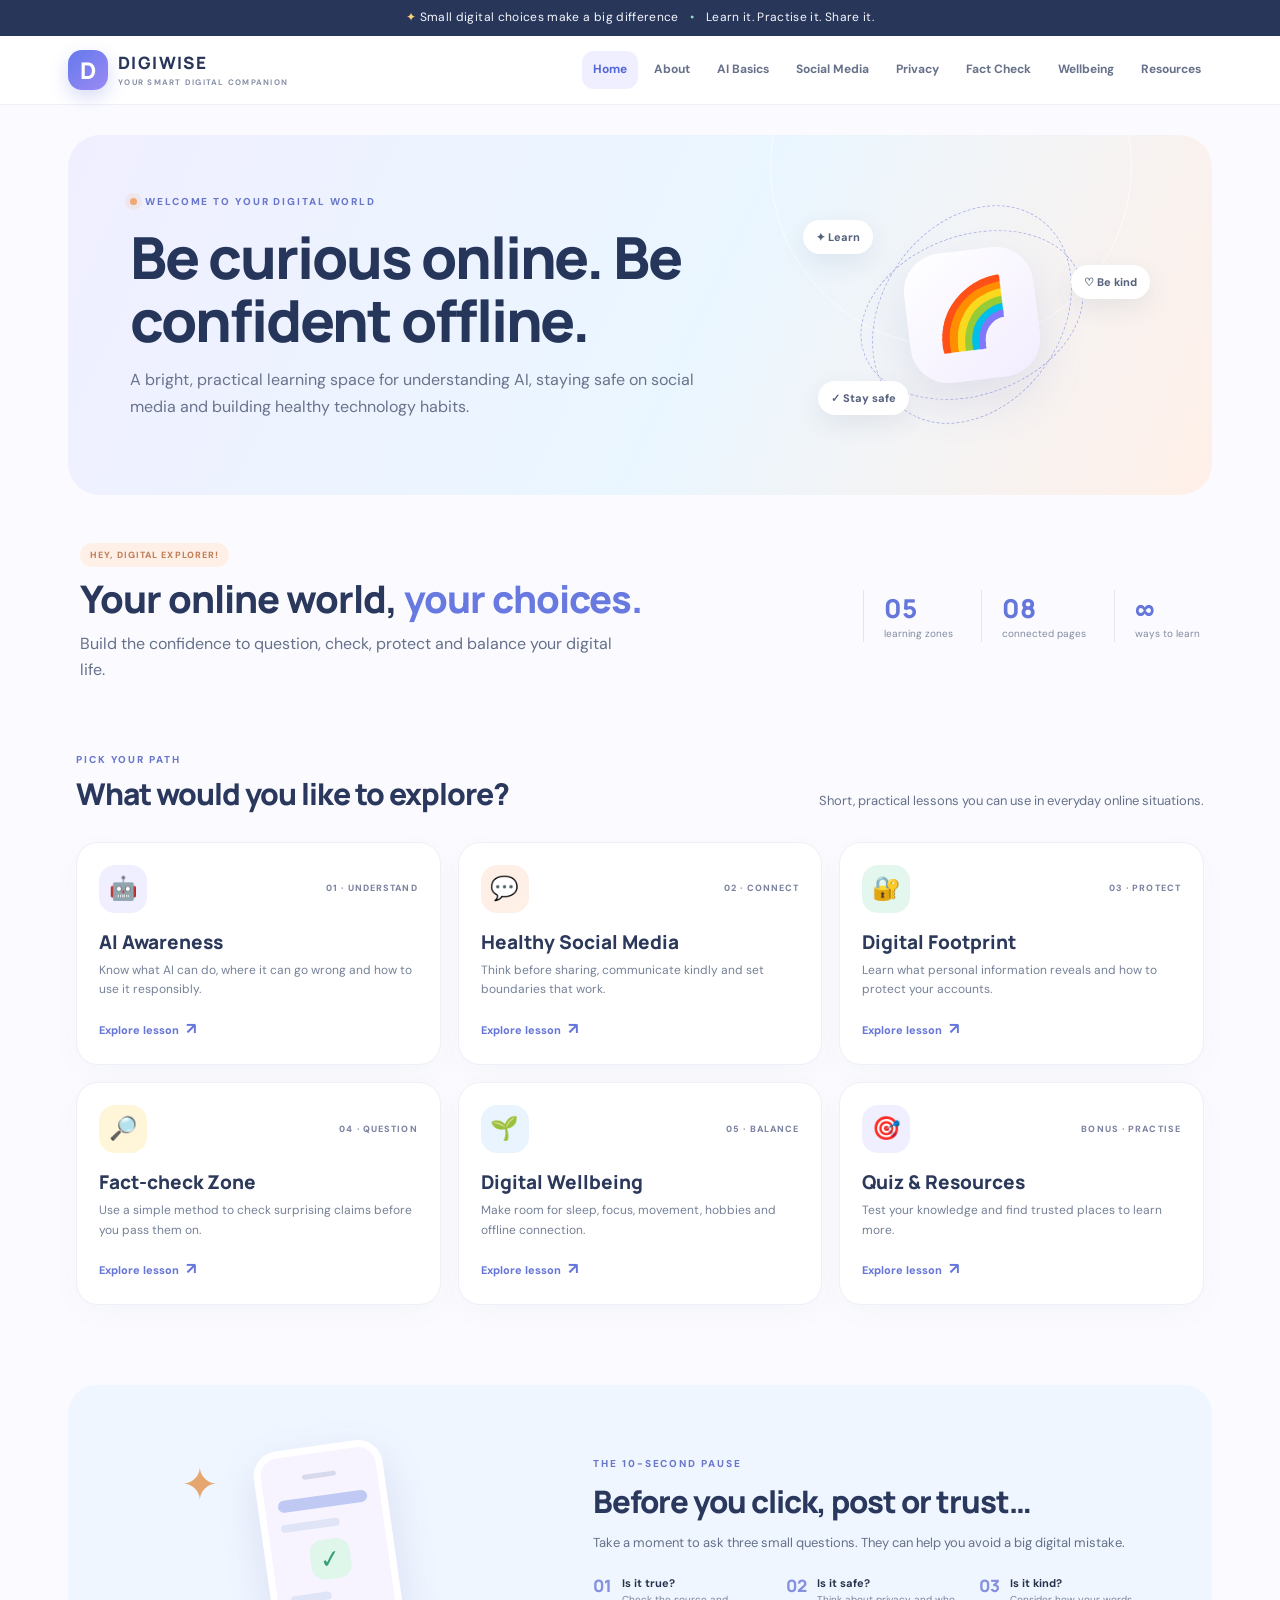
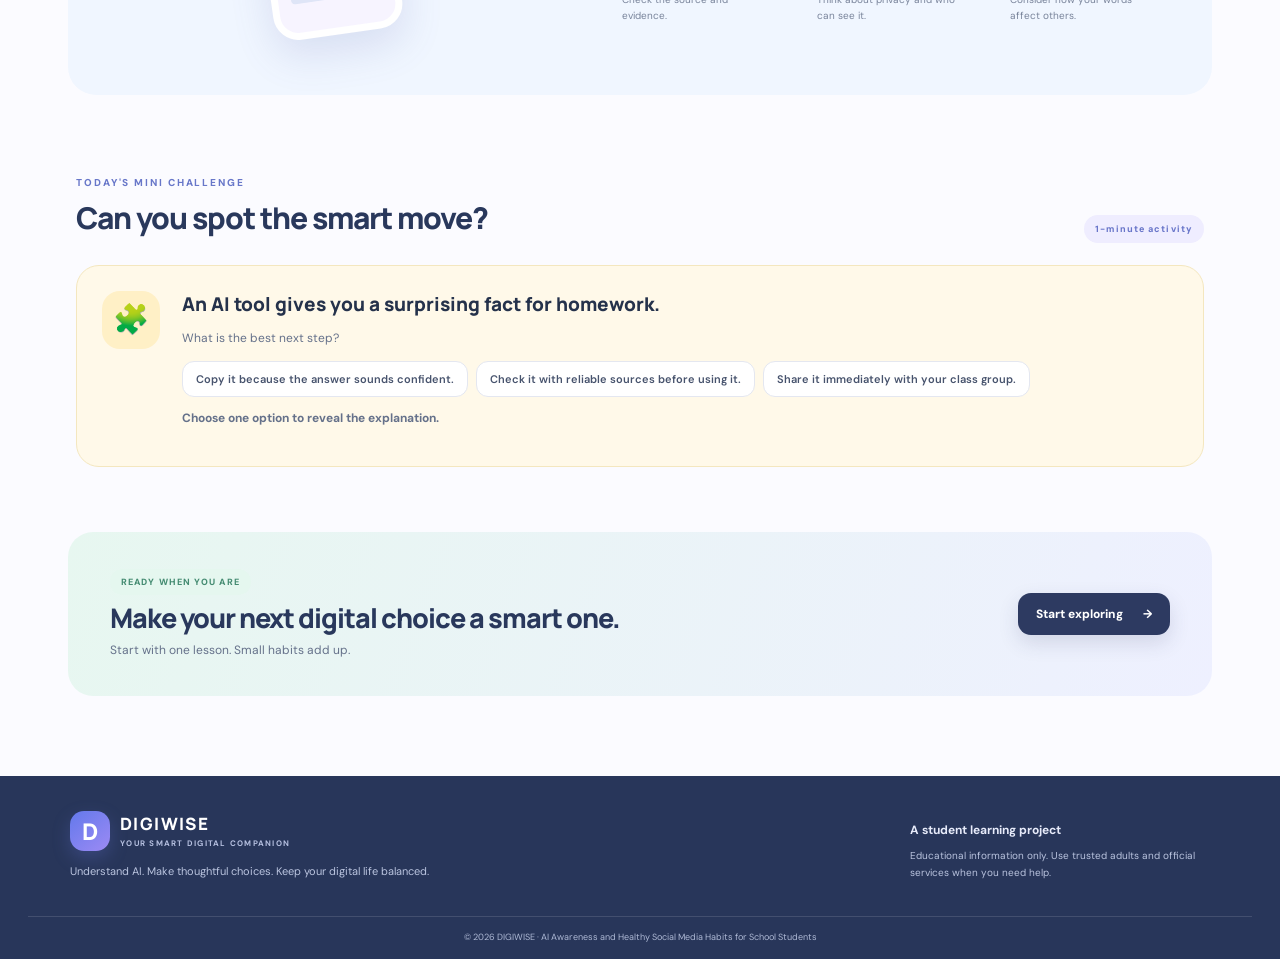
<file: index.html>
<!doctype html><html lang="en"><head><meta charset="utf-8"><meta name="viewport" content="width=device-width,initial-scale=1"><meta name="description" content="DIGIWISE: student-friendly learning about AI literacy, online safety and digital wellbeing."><title>Home | DIGIWISE</title><link rel="stylesheet" href="css/style.css"></head><body>
<div class="announcement"><span>✦</span> Small digital choices make a big difference <span class="announce-dot">•</span> Learn it. Practise it. Share it.</div>
<header class="site-header"><div class="nav-shell"><a class="brand" href="index.html"><span class="brand-mark">D</span><span class="brand-words">DIGIWISE<small>YOUR SMART DIGITAL COMPANION</small></span></a><button class="menu-toggle" aria-label="Open navigation" aria-expanded="false">☰</button><nav class="main-nav"><a class="nav-link active" href="index.html">Home</a><a class="nav-link " href="about.html">About</a><a class="nav-link " href="ai-awareness.html">AI Basics</a><a class="nav-link " href="social-media.html">Social Media</a><a class="nav-link " href="digital-footprint.html">Privacy</a><a class="nav-link " href="fact-check.html">Fact Check</a><a class="nav-link " href="wellbeing.html">Wellbeing</a><a class="nav-link " href="resources.html">Resources</a></nav></div></header>
<main><section class="page-hero"><div class="hero-copy"><div class="eyebrow"><span class="eyebrow-dot"></span>WELCOME TO YOUR DIGITAL WORLD</div><h1>Be curious online. Be confident offline.</h1><p>A bright, practical learning space for understanding AI, staying safe on social media and building healthy technology habits.</p></div><div class="hero-art" aria-hidden="true"><div class="art-orbit orbit-one"></div><div class="art-orbit orbit-two"></div><div class="art-main">🌈</div><span class="float-chip chip-a">✦ Learn</span><span class="float-chip chip-b">♡ Be kind</span><span class="float-chip chip-c">✓ Stay safe</span></div></section>
<section class="welcome-strip"><div><span class="tiny-tag tag-peach">HEY, DIGITAL EXPLORER!</span><h2>Your online world, <em>your choices.</em></h2><p>Build the confidence to question, check, protect and balance your digital life.</p></div><div class="welcome-stats"><div><b>05</b><span>learning zones</span></div><div><b>08</b><span>connected pages</span></div><div><b>∞</b><span>ways to learn</span></div></div></section>
<section class="section-block"><div class="section-heading"><div><div class="section-kicker">PICK YOUR PATH</div><h2>What would you like to explore?</h2></div><p>Short, practical lessons you can use in everyday online situations.</p></div><div class="learning-grid"><article class="learn-card"><div class="card-top"><span class="icon-bubble">🤖</span><span class="tiny-tag">01 · UNDERSTAND</span></div><h3>AI Awareness</h3><p>Know what AI can do, where it can go wrong and how to use it responsibly.</p><a class="text-link" href="ai-awareness.html">Explore lesson <span>↗</span></a></article><article class="learn-card"><div class="card-top"><span class="icon-bubble">💬</span><span class="tiny-tag">02 · CONNECT</span></div><h3>Healthy Social Media</h3><p>Think before sharing, communicate kindly and set boundaries that work.</p><a class="text-link" href="social-media.html">Explore lesson <span>↗</span></a></article><article class="learn-card"><div class="card-top"><span class="icon-bubble">🔐</span><span class="tiny-tag">03 · PROTECT</span></div><h3>Digital Footprint</h3><p>Learn what personal information reveals and how to protect your accounts.</p><a class="text-link" href="digital-footprint.html">Explore lesson <span>↗</span></a></article><article class="learn-card"><div class="card-top"><span class="icon-bubble">🔎</span><span class="tiny-tag">04 · QUESTION</span></div><h3>Fact-check Zone</h3><p>Use a simple method to check surprising claims before you pass them on.</p><a class="text-link" href="fact-check.html">Explore lesson <span>↗</span></a></article><article class="learn-card"><div class="card-top"><span class="icon-bubble">🌱</span><span class="tiny-tag">05 · BALANCE</span></div><h3>Digital Wellbeing</h3><p>Make room for sleep, focus, movement, hobbies and offline connection.</p><a class="text-link" href="wellbeing.html">Explore lesson <span>↗</span></a></article><article class="learn-card"><div class="card-top"><span class="icon-bubble">🎯</span><span class="tiny-tag">BONUS · PRACTISE</span></div><h3>Quiz & Resources</h3><p>Test your knowledge and find trusted places to learn more.</p><a class="text-link" href="resources.html">Explore lesson <span>↗</span></a></article></div></section>
<section class="feature-band"><div class="feature-illustration"><div class="big-spark">✦</div><div class="phone-card"><div class="phone-top"></div><div class="phone-line wide"></div><div class="phone-line"></div><div class="phone-check">✓</div><div class="phone-line short"></div></div></div><div><div class="section-kicker">THE 10-SECOND PAUSE</div><h2>Before you click, post or trust…</h2><p>Take a moment to ask three small questions. They can help you avoid a big digital mistake.</p><div class="pause-steps"><div><b>01</b><span><strong>Is it true?</strong><small>Check the source and evidence.</small></span></div><div><b>02</b><span><strong>Is it safe?</strong><small>Think about privacy and who can see it.</small></span></div><div><b>03</b><span><strong>Is it kind?</strong><small>Consider how your words affect others.</small></span></div></div></div></section>
<section class="section-block"><div class="section-heading"><div><div class="section-kicker">TODAY'S MINI CHALLENGE</div><h2>Can you spot the smart move?</h2></div><span class="tiny-tag tag-lilac">1-minute activity</span></div><div class="challenge-card"><div class="challenge-icon">🧩</div><div class="challenge-content"><h3>An AI tool gives you a surprising fact for homework.</h3><p>What is the best next step?</p><div class="choice-row"><button class="choice-button" data-challenge="wrong">Copy it because the answer sounds confident.</button><button class="choice-button" data-challenge="right">Check it with reliable sources before using it.</button><button class="choice-button" data-challenge="wrong">Share it immediately with your class group.</button></div><p class="challenge-feedback" aria-live="polite">Choose one option to reveal the explanation.</p></div></div></section>
<div class="closing-cta"><div><span class="tiny-tag tag-mint">READY WHEN YOU ARE</span><h2>Make your next digital choice a smart one.</h2><p>Start with one lesson. Small habits add up.</p></div><a class="button button-dark" href="ai-awareness.html">Start exploring <span>→</span></a></div></main><footer class="site-footer"><div class="footer-inner"><div><a class="brand footer-brand" href="index.html"><span class="brand-mark">D</span><span class="brand-words">DIGIWISE<small>YOUR SMART DIGITAL COMPANION</small></span></a><p>Understand AI. Make thoughtful choices. Keep your digital life balanced.</p></div><div class="footer-note"><strong>A student learning project</strong><span>Educational information only. Use trusted adults and official services when you need help.</span></div></div><div class="footer-bottom">© 2026 DIGIWISE · AI Awareness and Healthy Social Media Habits for School Students</div></footer><script src="js/app.js"></script></body></html>
</file>
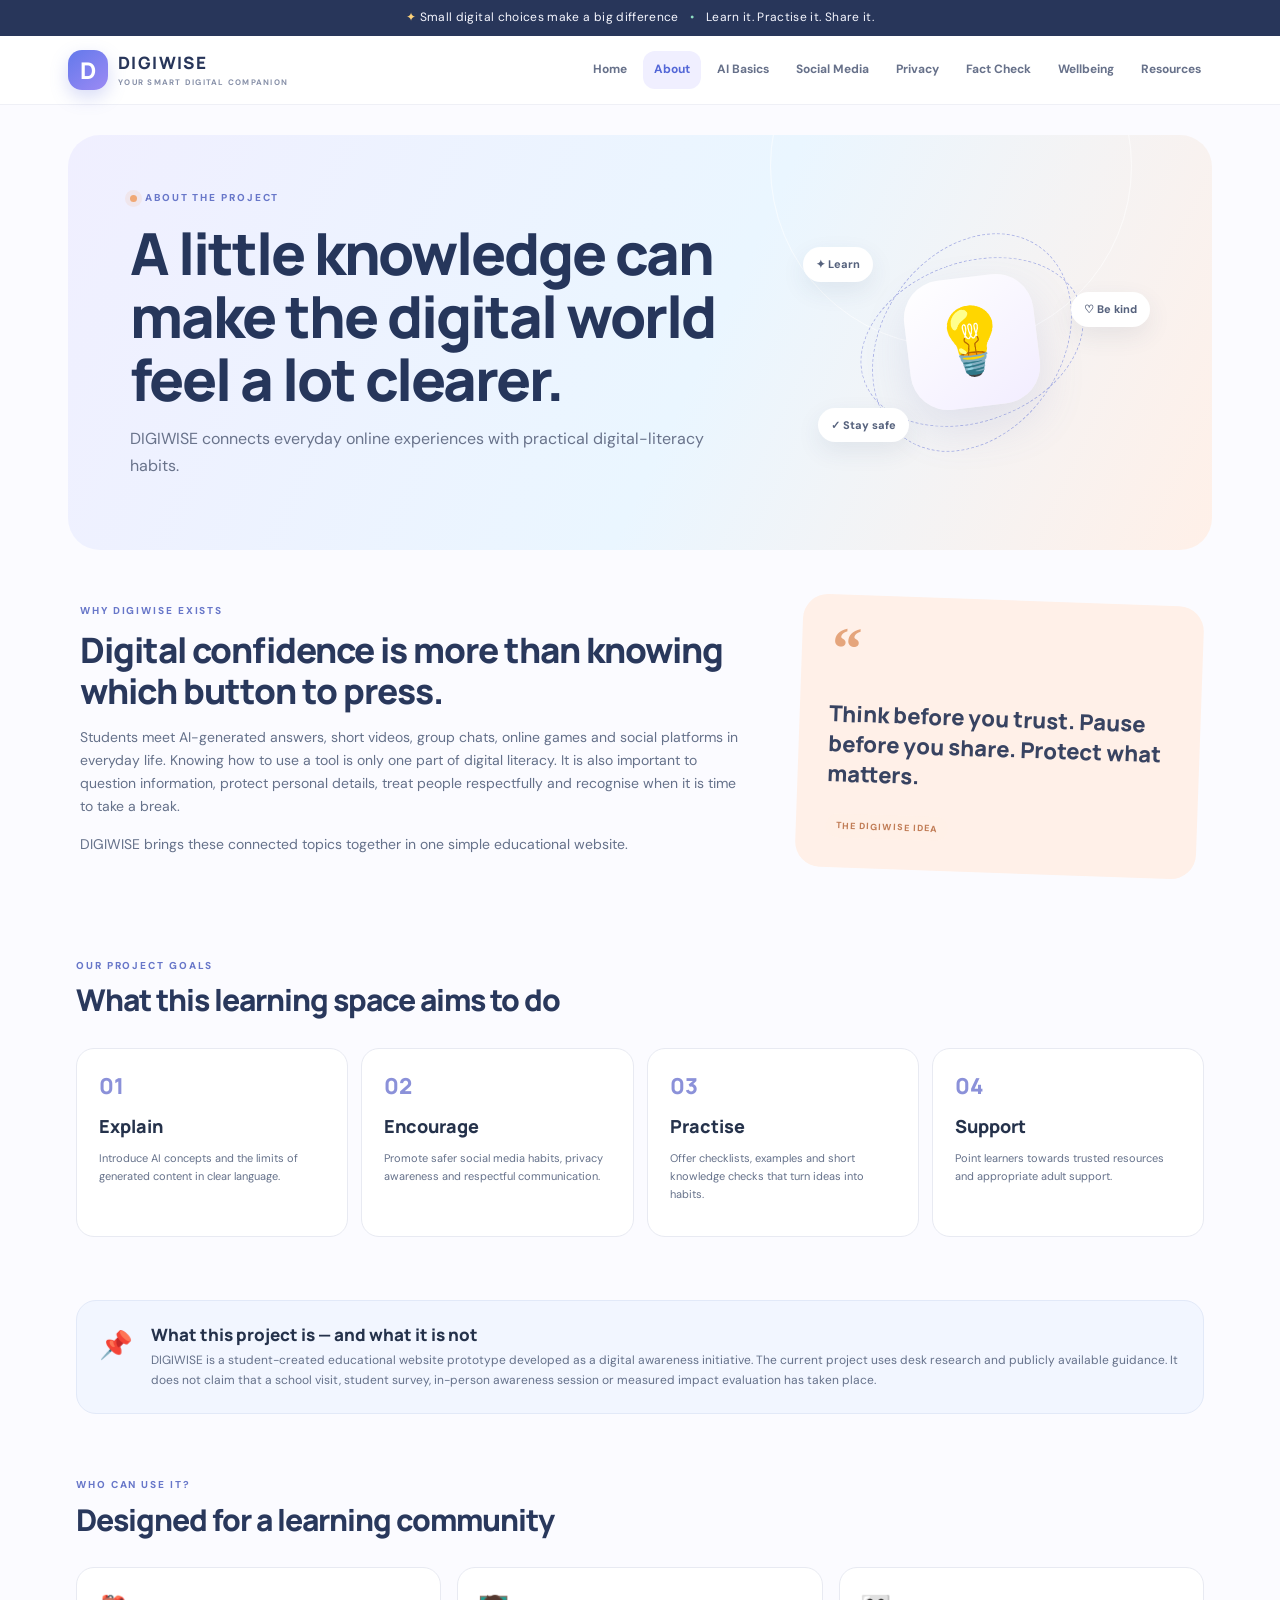
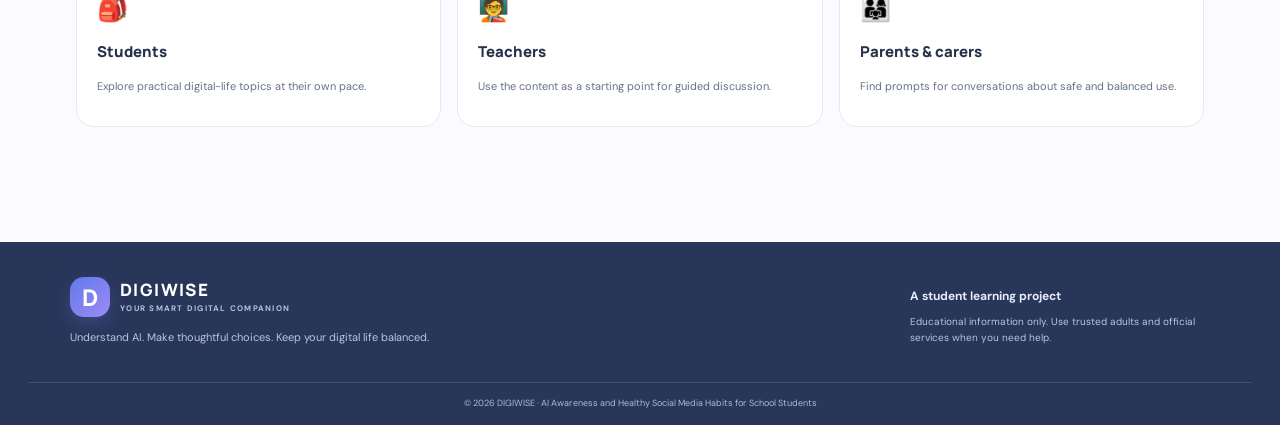
<file: about.html>
<!doctype html><html lang="en"><head><meta charset="utf-8"><meta name="viewport" content="width=device-width,initial-scale=1"><meta name="description" content="DIGIWISE: student-friendly learning about AI literacy, online safety and digital wellbeing."><title>About | DIGIWISE</title><link rel="stylesheet" href="css/style.css"></head><body>
<div class="announcement"><span>✦</span> Small digital choices make a big difference <span class="announce-dot">•</span> Learn it. Practise it. Share it.</div>
<header class="site-header"><div class="nav-shell"><a class="brand" href="index.html"><span class="brand-mark">D</span><span class="brand-words">DIGIWISE<small>YOUR SMART DIGITAL COMPANION</small></span></a><button class="menu-toggle" aria-label="Open navigation" aria-expanded="false">☰</button><nav class="main-nav"><a class="nav-link " href="index.html">Home</a><a class="nav-link active" href="about.html">About</a><a class="nav-link " href="ai-awareness.html">AI Basics</a><a class="nav-link " href="social-media.html">Social Media</a><a class="nav-link " href="digital-footprint.html">Privacy</a><a class="nav-link " href="fact-check.html">Fact Check</a><a class="nav-link " href="wellbeing.html">Wellbeing</a><a class="nav-link " href="resources.html">Resources</a></nav></div></header>
<main><section class="page-hero"><div class="hero-copy"><div class="eyebrow"><span class="eyebrow-dot"></span>ABOUT THE PROJECT</div><h1>A little knowledge can make the digital world feel a lot clearer.</h1><p>DIGIWISE connects everyday online experiences with practical digital-literacy habits.</p></div><div class="hero-art" aria-hidden="true"><div class="art-orbit orbit-one"></div><div class="art-orbit orbit-two"></div><div class="art-main">💡</div><span class="float-chip chip-a">✦ Learn</span><span class="float-chip chip-b">♡ Be kind</span><span class="float-chip chip-c">✓ Stay safe</span></div></section>
<section class="two-column"><div><div class="section-kicker">WHY DIGIWISE EXISTS</div><h2>Digital confidence is more than knowing which button to press.</h2><p>Students meet AI-generated answers, short videos, group chats, online games and social platforms in everyday life. Knowing how to use a tool is only one part of digital literacy. It is also important to question information, protect personal details, treat people respectfully and recognise when it is time to take a break.</p><p>DIGIWISE brings these connected topics together in one simple educational website.</p></div><aside class="quote-card"><span class="quote-mark">“</span><h3>Think before you trust. Pause before you share. Protect what matters.</h3><span class="tiny-tag tag-peach">THE DIGIWISE IDEA</span></aside></section>
<section class="section-block"><div class="section-heading"><div><div class="section-kicker">OUR PROJECT GOALS</div><h2>What this learning space aims to do</h2></div></div><div class="goal-grid"><article class="goal-card"><span>01</span><h3>Explain</h3><p>Introduce AI concepts and the limits of generated content in clear language.</p></article><article class="goal-card"><span>02</span><h3>Encourage</h3><p>Promote safer social media habits, privacy awareness and respectful communication.</p></article><article class="goal-card"><span>03</span><h3>Practise</h3><p>Offer checklists, examples and short knowledge checks that turn ideas into habits.</p></article><article class="goal-card"><span>04</span><h3>Support</h3><p>Point learners towards trusted resources and appropriate adult support.</p></article></div></section>
<section class="note-panel"><div class="note-icon">📌</div><div><h3>What this project is — and what it is not</h3><p>DIGIWISE is a student-created educational website prototype developed as a digital awareness initiative. The current project uses desk research and publicly available guidance. It does not claim that a school visit, student survey, in-person awareness session or measured impact evaluation has taken place.</p></div></section>
<section class="section-block"><div class="section-heading"><div><div class="section-kicker">WHO CAN USE IT?</div><h2>Designed for a learning community</h2></div></div><div class="audience-row"><div class="audience-item"><span>🎒</span><b>Students</b><p>Explore practical digital-life topics at their own pace.</p></div><div class="audience-item"><span>🧑‍🏫</span><b>Teachers</b><p>Use the content as a starting point for guided discussion.</p></div><div class="audience-item"><span>👨‍👩‍👧</span><b>Parents & carers</b><p>Find prompts for conversations about safe and balanced use.</p></div></div></section></main><footer class="site-footer"><div class="footer-inner"><div><a class="brand footer-brand" href="index.html"><span class="brand-mark">D</span><span class="brand-words">DIGIWISE<small>YOUR SMART DIGITAL COMPANION</small></span></a><p>Understand AI. Make thoughtful choices. Keep your digital life balanced.</p></div><div class="footer-note"><strong>A student learning project</strong><span>Educational information only. Use trusted adults and official services when you need help.</span></div></div><div class="footer-bottom">© 2026 DIGIWISE · AI Awareness and Healthy Social Media Habits for School Students</div></footer><script src="js/app.js"></script></body></html>
</file>
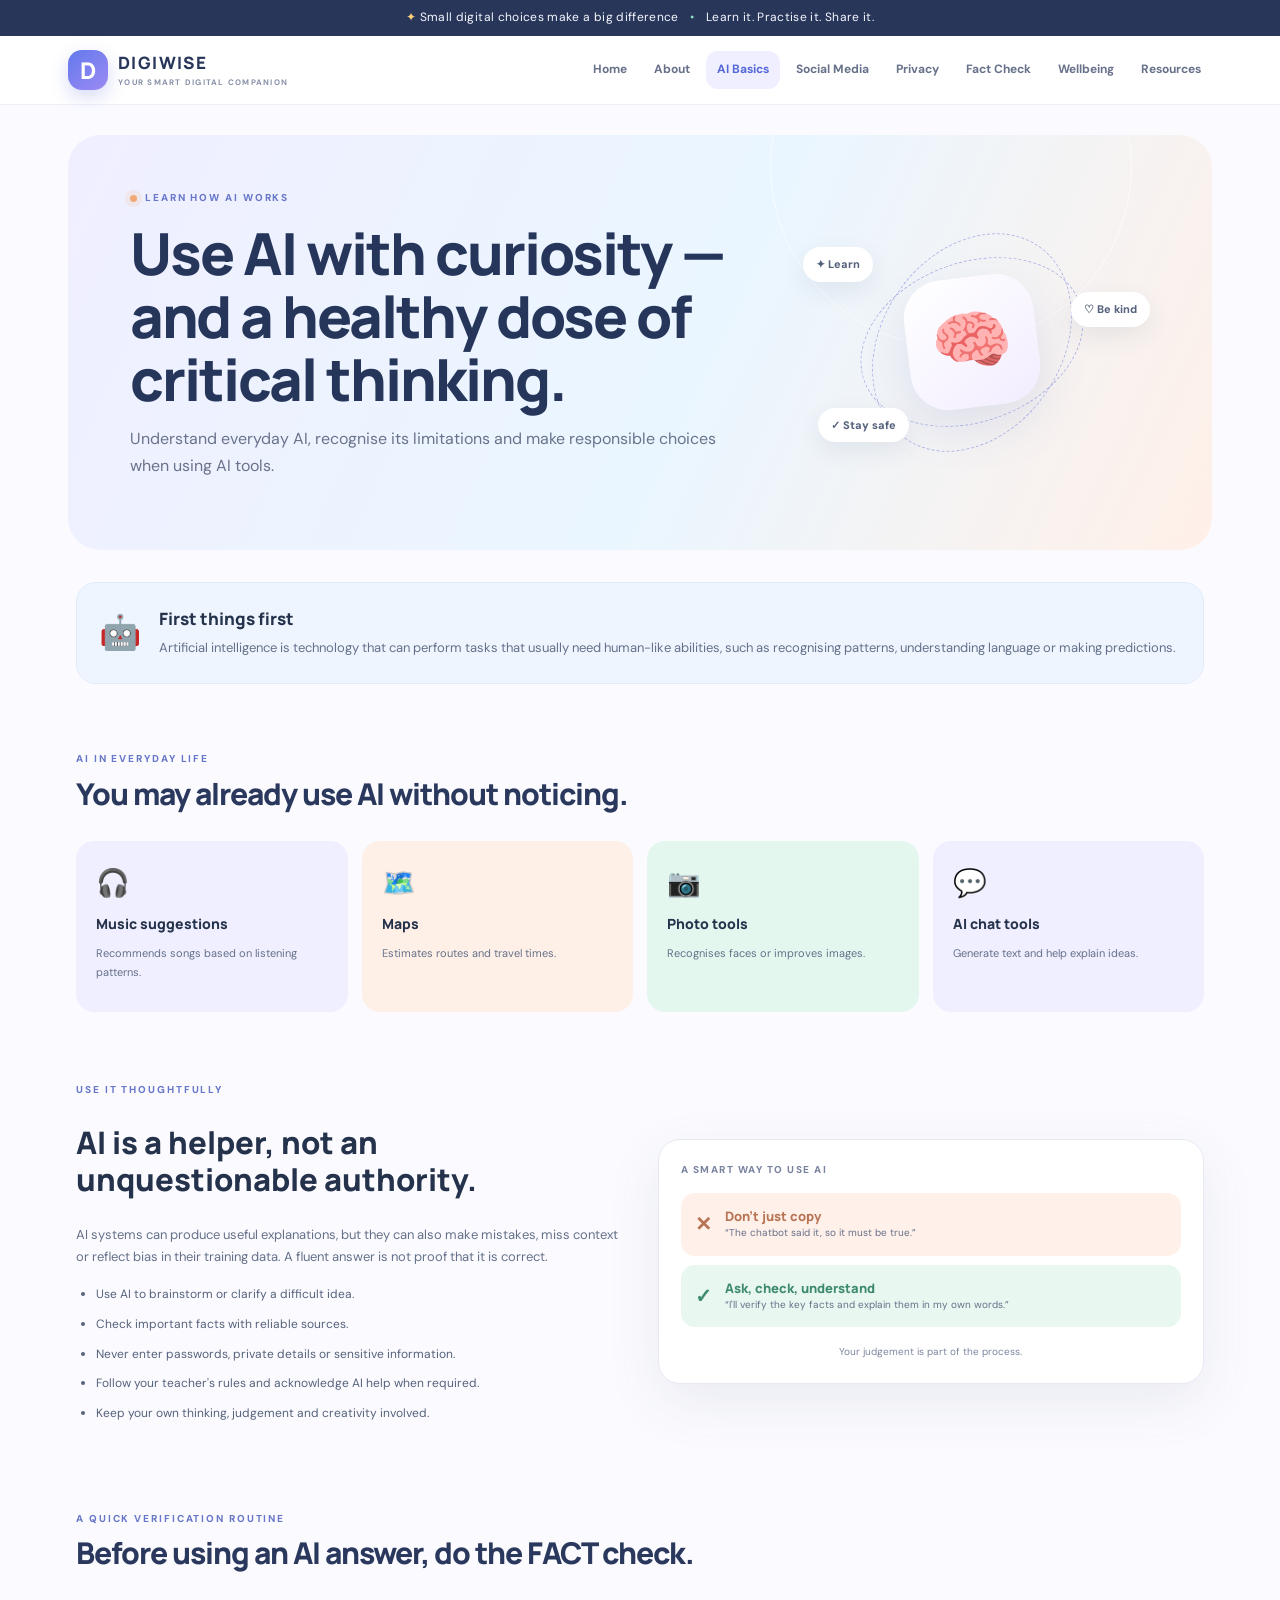
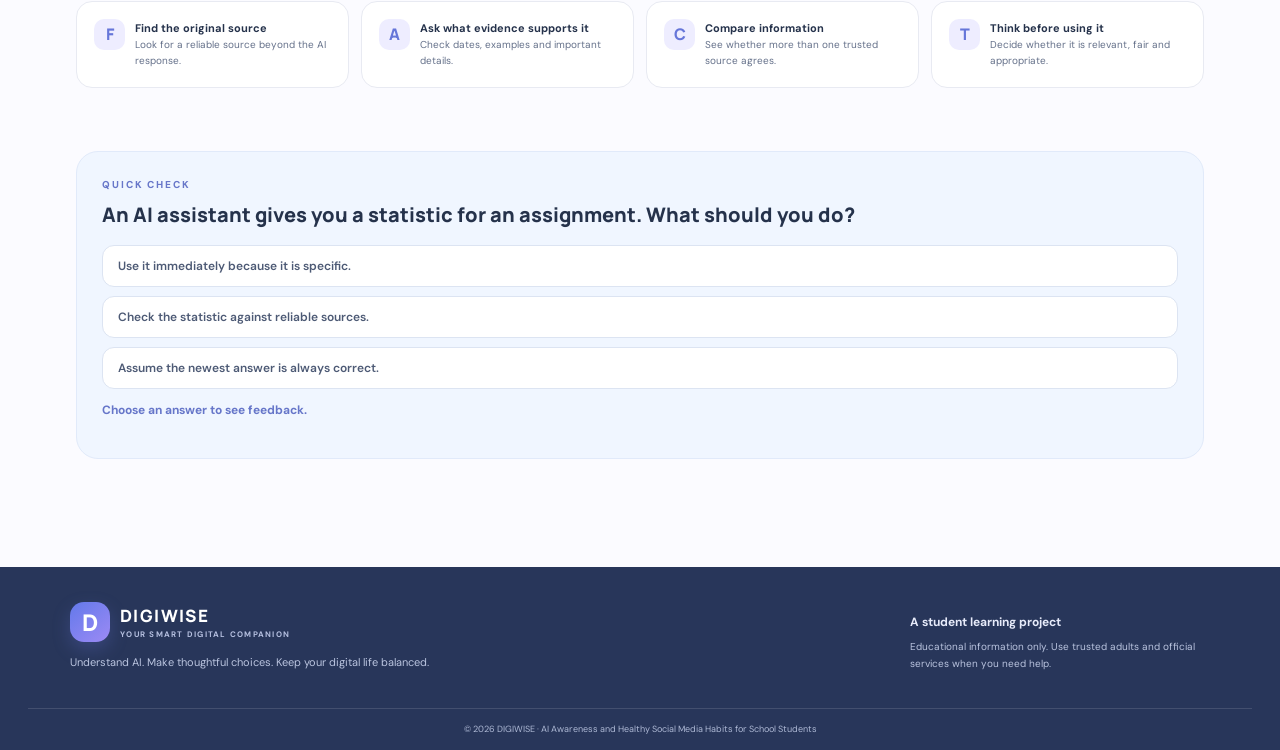
<file: ai-awareness.html>
<!doctype html><html lang="en"><head><meta charset="utf-8"><meta name="viewport" content="width=device-width,initial-scale=1"><meta name="description" content="DIGIWISE: student-friendly learning about AI literacy, online safety and digital wellbeing."><title>AI Awareness | DIGIWISE</title><link rel="stylesheet" href="css/style.css"></head><body>
<div class="announcement"><span>✦</span> Small digital choices make a big difference <span class="announce-dot">•</span> Learn it. Practise it. Share it.</div>
<header class="site-header"><div class="nav-shell"><a class="brand" href="index.html"><span class="brand-mark">D</span><span class="brand-words">DIGIWISE<small>YOUR SMART DIGITAL COMPANION</small></span></a><button class="menu-toggle" aria-label="Open navigation" aria-expanded="false">☰</button><nav class="main-nav"><a class="nav-link " href="index.html">Home</a><a class="nav-link " href="about.html">About</a><a class="nav-link active" href="ai-awareness.html">AI Basics</a><a class="nav-link " href="social-media.html">Social Media</a><a class="nav-link " href="digital-footprint.html">Privacy</a><a class="nav-link " href="fact-check.html">Fact Check</a><a class="nav-link " href="wellbeing.html">Wellbeing</a><a class="nav-link " href="resources.html">Resources</a></nav></div></header>
<main><section class="page-hero"><div class="hero-copy"><div class="eyebrow"><span class="eyebrow-dot"></span>LEARN HOW AI WORKS</div><h1>Use AI with curiosity — and a healthy dose of critical thinking.</h1><p>Understand everyday AI, recognise its limitations and make responsible choices when using AI tools.</p></div><div class="hero-art" aria-hidden="true"><div class="art-orbit orbit-one"></div><div class="art-orbit orbit-two"></div><div class="art-main">🧠</div><span class="float-chip chip-a">✦ Learn</span><span class="float-chip chip-b">♡ Be kind</span><span class="float-chip chip-c">✓ Stay safe</span></div></section>
<section class="intro-callout"><span class="callout-icon">🤖</span><div><b>First things first</b><p>Artificial intelligence is technology that can perform tasks that usually need human-like abilities, such as recognising patterns, understanding language or making predictions.</p></div></section>
<section class="section-block"><div class="section-heading"><div><div class="section-kicker">AI IN EVERYDAY LIFE</div><h2>You may already use AI without noticing.</h2></div></div><div class="example-grid"><div class="example-tile"><span>🎧</span><b>Music suggestions</b><p>Recommends songs based on listening patterns.</p></div><div class="example-tile"><span>🗺️</span><b>Maps</b><p>Estimates routes and travel times.</p></div><div class="example-tile"><span>📷</span><b>Photo tools</b><p>Recognises faces or improves images.</p></div><div class="example-tile"><span>💬</span><b>AI chat tools</b><p>Generate text and help explain ideas.</p></div></div></section>
<section class="section-block split-feature"><div><div class="section-kicker">USE IT THOUGHTFULLY</div><h2>AI is a helper, not an unquestionable authority.</h2><p>AI systems can produce useful explanations, but they can also make mistakes, miss context or reflect bias in their training data. A fluent answer is not proof that it is correct.</p><ul class="tick-list"><li>Use AI to brainstorm or clarify a difficult idea.</li><li>Check important facts with reliable sources.</li><li>Never enter passwords, private details or sensitive information.</li><li>Follow your teacher's rules and acknowledge AI help when required.</li><li>Keep your own thinking, judgement and creativity involved.</li></ul></div><div class="compare-card"><div class="compare-head">A SMART WAY TO USE AI</div><div class="compare-row bad"><span>✕</span><div><b>Don't just copy</b><small>“The chatbot said it, so it must be true.”</small></div></div><div class="compare-row good"><span>✓</span><div><b>Ask, check, understand</b><small>“I'll verify the key facts and explain them in my own words.”</small></div></div><div class="compare-foot">Your judgement is part of the process.</div></div></section>
<section class="section-block"><div class="section-heading"><div><div class="section-kicker">A QUICK VERIFICATION ROUTINE</div><h2>Before using an AI answer, do the FACT check.</h2></div></div><div class="fact-steps"><div><b>F</b><span><strong>Find the original source</strong><small>Look for a reliable source beyond the AI response.</small></span></div><div><b>A</b><span><strong>Ask what evidence supports it</strong><small>Check dates, examples and important details.</small></span></div><div><b>C</b><span><strong>Compare information</strong><small>See whether more than one trusted source agrees.</small></span></div><div><b>T</b><span><strong>Think before using it</strong><small>Decide whether it is relevant, fair and appropriate.</small></span></div></div></section>
<section class="quiz-panel" data-quiz="ai-q"><div class="section-kicker">QUICK CHECK</div><h3>An AI assistant gives you a statistic for an assignment. What should you do?</h3><div class="quiz-options"><button class="quiz-option" data-correct="false">Use it immediately because it is specific.</button><button class="quiz-option" data-correct="true">Check the statistic against reliable sources.</button><button class="quiz-option" data-correct="false">Assume the newest answer is always correct.</button></div><p class="quiz-feedback" aria-live="polite">Choose an answer to see feedback.</p></section></main><footer class="site-footer"><div class="footer-inner"><div><a class="brand footer-brand" href="index.html"><span class="brand-mark">D</span><span class="brand-words">DIGIWISE<small>YOUR SMART DIGITAL COMPANION</small></span></a><p>Understand AI. Make thoughtful choices. Keep your digital life balanced.</p></div><div class="footer-note"><strong>A student learning project</strong><span>Educational information only. Use trusted adults and official services when you need help.</span></div></div><div class="footer-bottom">© 2026 DIGIWISE · AI Awareness and Healthy Social Media Habits for School Students</div></footer><script src="js/app.js"></script></body></html>
</file>
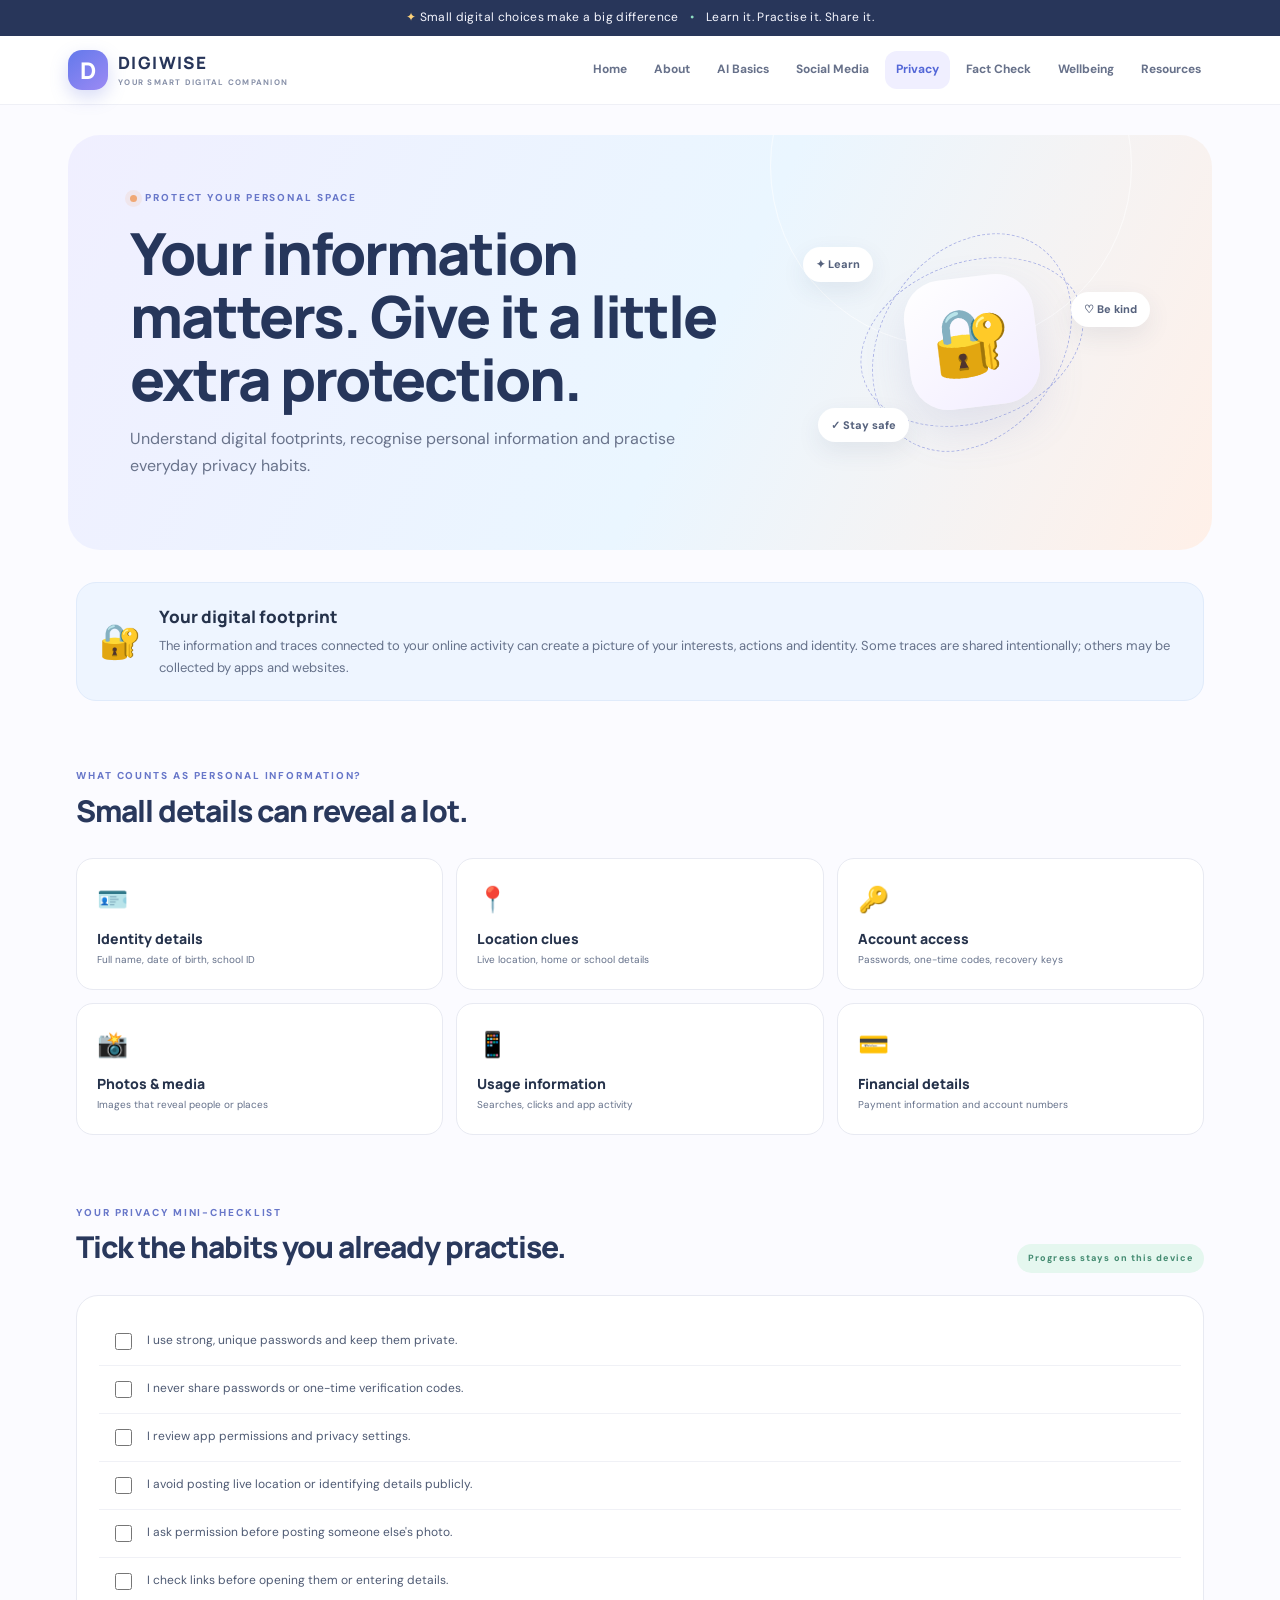
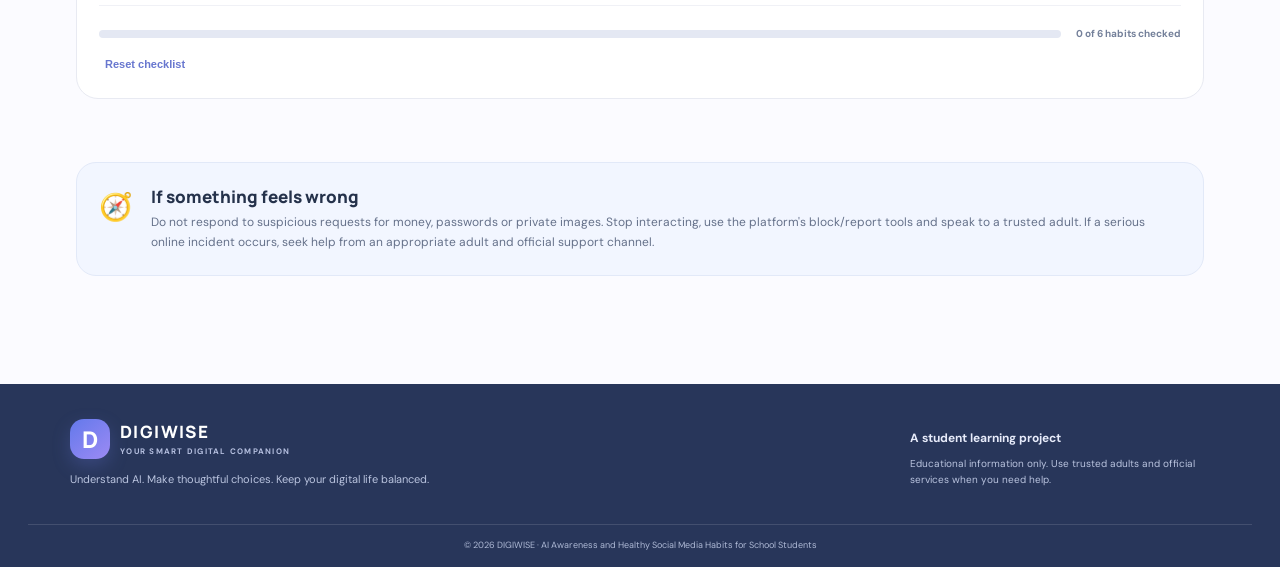
<file: digital-footprint.html>
<!doctype html><html lang="en"><head><meta charset="utf-8"><meta name="viewport" content="width=device-width,initial-scale=1"><meta name="description" content="DIGIWISE: student-friendly learning about AI literacy, online safety and digital wellbeing."><title>Digital Footprint | DIGIWISE</title><link rel="stylesheet" href="css/style.css"></head><body>
<div class="announcement"><span>✦</span> Small digital choices make a big difference <span class="announce-dot">•</span> Learn it. Practise it. Share it.</div>
<header class="site-header"><div class="nav-shell"><a class="brand" href="index.html"><span class="brand-mark">D</span><span class="brand-words">DIGIWISE<small>YOUR SMART DIGITAL COMPANION</small></span></a><button class="menu-toggle" aria-label="Open navigation" aria-expanded="false">☰</button><nav class="main-nav"><a class="nav-link " href="index.html">Home</a><a class="nav-link " href="about.html">About</a><a class="nav-link " href="ai-awareness.html">AI Basics</a><a class="nav-link " href="social-media.html">Social Media</a><a class="nav-link active" href="digital-footprint.html">Privacy</a><a class="nav-link " href="fact-check.html">Fact Check</a><a class="nav-link " href="wellbeing.html">Wellbeing</a><a class="nav-link " href="resources.html">Resources</a></nav></div></header>
<main><section class="page-hero"><div class="hero-copy"><div class="eyebrow"><span class="eyebrow-dot"></span>PROTECT YOUR PERSONAL SPACE</div><h1>Your information matters. Give it a little extra protection.</h1><p>Understand digital footprints, recognise personal information and practise everyday privacy habits.</p></div><div class="hero-art" aria-hidden="true"><div class="art-orbit orbit-one"></div><div class="art-orbit orbit-two"></div><div class="art-main">🔐</div><span class="float-chip chip-a">✦ Learn</span><span class="float-chip chip-b">♡ Be kind</span><span class="float-chip chip-c">✓ Stay safe</span></div></section>
<section class="intro-callout"><span class="callout-icon">🔐</span><div><b>Your digital footprint</b><p>The information and traces connected to your online activity can create a picture of your interests, actions and identity. Some traces are shared intentionally; others may be collected by apps and websites.</p></div></section>
<section class="section-block"><div class="section-heading"><div><div class="section-kicker">WHAT COUNTS AS PERSONAL INFORMATION?</div><h2>Small details can reveal a lot.</h2></div></div><div class="privacy-grid"><div class="privacy-tile"><span>🪪</span><b>Identity details</b><small>Full name, date of birth, school ID</small></div><div class="privacy-tile"><span>📍</span><b>Location clues</b><small>Live location, home or school details</small></div><div class="privacy-tile"><span>🔑</span><b>Account access</b><small>Passwords, one-time codes, recovery keys</small></div><div class="privacy-tile"><span>📸</span><b>Photos & media</b><small>Images that reveal people or places</small></div><div class="privacy-tile"><span>📱</span><b>Usage information</b><small>Searches, clicks and app activity</small></div><div class="privacy-tile"><span>💳</span><b>Financial details</b><small>Payment information and account numbers</small></div></div></section>
<section class="section-block"><div class="section-heading"><div><div class="section-kicker">YOUR PRIVACY MINI-CHECKLIST</div><h2>Tick the habits you already practise.</h2></div><span class="tiny-tag tag-mint">Progress stays on this device</span></div><div class="checklist-card" id="privacy-checklist"><label><input type="checkbox" data-check="privacy"> I use strong, unique passwords and keep them private.</label><label><input type="checkbox" data-check="privacy"> I never share passwords or one-time verification codes.</label><label><input type="checkbox" data-check="privacy"> I review app permissions and privacy settings.</label><label><input type="checkbox" data-check="privacy"> I avoid posting live location or identifying details publicly.</label><label><input type="checkbox" data-check="privacy"> I ask permission before posting someone else's photo.</label><label><input type="checkbox" data-check="privacy"> I check links before opening them or entering details.</label><div class="check-progress"><div class="progress-track"><span id="privacy-progress"></span></div><b id="privacy-count">0 of 6 habits checked</b></div><button class="text-button" id="reset-checklist" type="button">Reset checklist</button></div></section>
<section class="note-panel"><div class="note-icon">🧭</div><div><h3>If something feels wrong</h3><p>Do not respond to suspicious requests for money, passwords or private images. Stop interacting, use the platform's block/report tools and speak to a trusted adult. If a serious online incident occurs, seek help from an appropriate adult and official support channel.</p></div></section>
</main><footer class="site-footer"><div class="footer-inner"><div><a class="brand footer-brand" href="index.html"><span class="brand-mark">D</span><span class="brand-words">DIGIWISE<small>YOUR SMART DIGITAL COMPANION</small></span></a><p>Understand AI. Make thoughtful choices. Keep your digital life balanced.</p></div><div class="footer-note"><strong>A student learning project</strong><span>Educational information only. Use trusted adults and official services when you need help.</span></div></div><div class="footer-bottom">© 2026 DIGIWISE · AI Awareness and Healthy Social Media Habits for School Students</div></footer><script src="js/app.js"></script></body></html>
</file>
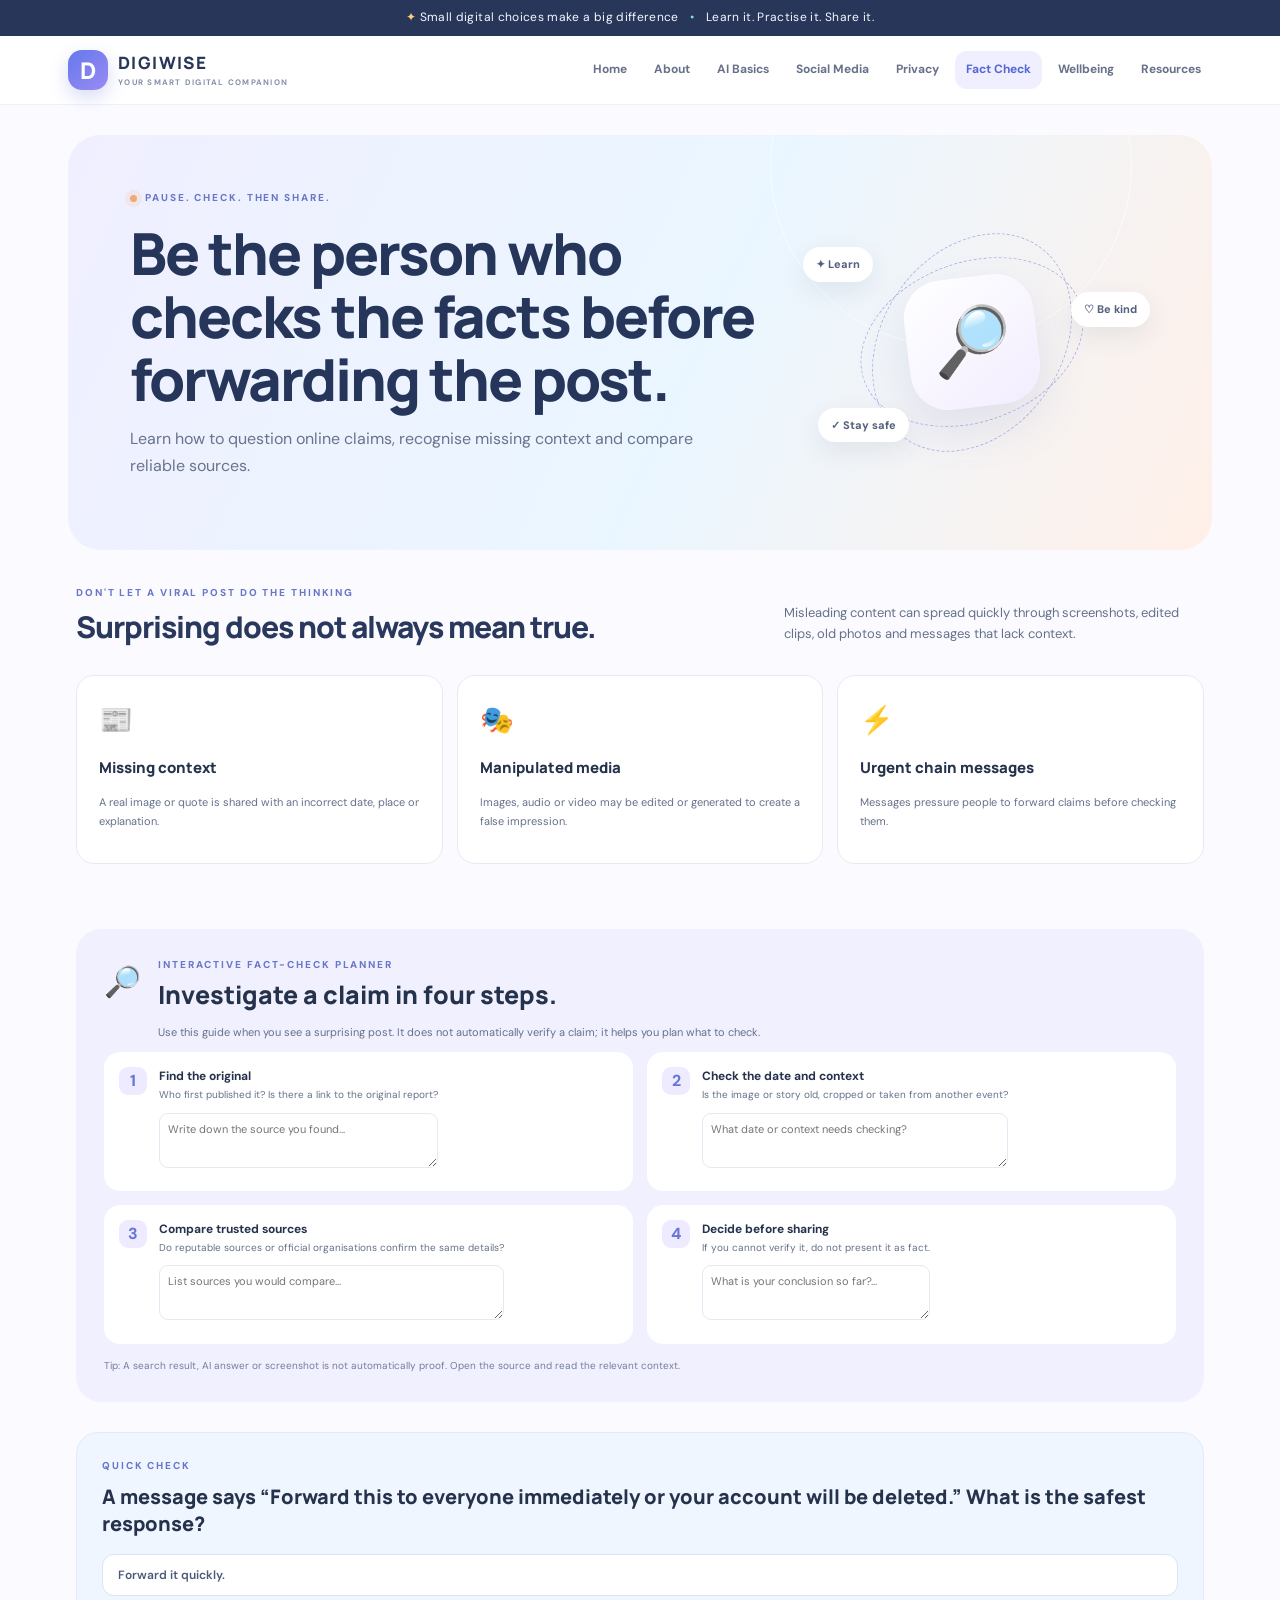
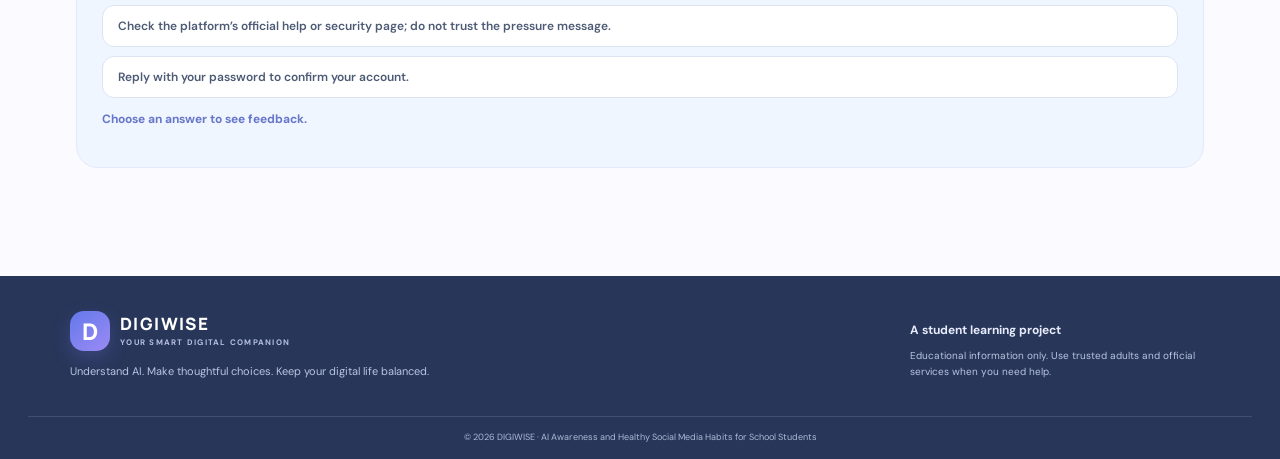
<file: fact-check.html>
<!doctype html><html lang="en"><head><meta charset="utf-8"><meta name="viewport" content="width=device-width,initial-scale=1"><meta name="description" content="DIGIWISE: student-friendly learning about AI literacy, online safety and digital wellbeing."><title>Fact-check Zone | DIGIWISE</title><link rel="stylesheet" href="css/style.css"></head><body>
<div class="announcement"><span>✦</span> Small digital choices make a big difference <span class="announce-dot">•</span> Learn it. Practise it. Share it.</div>
<header class="site-header"><div class="nav-shell"><a class="brand" href="index.html"><span class="brand-mark">D</span><span class="brand-words">DIGIWISE<small>YOUR SMART DIGITAL COMPANION</small></span></a><button class="menu-toggle" aria-label="Open navigation" aria-expanded="false">☰</button><nav class="main-nav"><a class="nav-link " href="index.html">Home</a><a class="nav-link " href="about.html">About</a><a class="nav-link " href="ai-awareness.html">AI Basics</a><a class="nav-link " href="social-media.html">Social Media</a><a class="nav-link " href="digital-footprint.html">Privacy</a><a class="nav-link active" href="fact-check.html">Fact Check</a><a class="nav-link " href="wellbeing.html">Wellbeing</a><a class="nav-link " href="resources.html">Resources</a></nav></div></header>
<main><section class="page-hero"><div class="hero-copy"><div class="eyebrow"><span class="eyebrow-dot"></span>PAUSE. CHECK. THEN SHARE.</div><h1>Be the person who checks the facts before forwarding the post.</h1><p>Learn how to question online claims, recognise missing context and compare reliable sources.</p></div><div class="hero-art" aria-hidden="true"><div class="art-orbit orbit-one"></div><div class="art-orbit orbit-two"></div><div class="art-main">🔎</div><span class="float-chip chip-a">✦ Learn</span><span class="float-chip chip-b">♡ Be kind</span><span class="float-chip chip-c">✓ Stay safe</span></div></section>
<section class="section-block"><div class="section-heading"><div><div class="section-kicker">DON'T LET A VIRAL POST DO THE THINKING</div><h2>Surprising does not always mean true.</h2></div><p>Misleading content can spread quickly through screenshots, edited clips, old photos and messages that lack context.</p></div><div class="misinfo-grid"><div class="misinfo-card"><span>📰</span><h3>Missing context</h3><p>A real image or quote is shared with an incorrect date, place or explanation.</p></div><div class="misinfo-card"><span>🎭</span><h3>Manipulated media</h3><p>Images, audio or video may be edited or generated to create a false impression.</p></div><div class="misinfo-card"><span>⚡</span><h3>Urgent chain messages</h3><p>Messages pressure people to forward claims before checking them.</p></div></div></section>
<section class="fact-check-tool"><div class="tool-head"><span class="tool-icon">🔎</span><div><div class="section-kicker">INTERACTIVE FACT-CHECK PLANNER</div><h2>Investigate a claim in four steps.</h2><p>Use this guide when you see a surprising post. It does not automatically verify a claim; it helps you plan what to check.</p></div></div><div class="investigation-steps"><label><span>1</span><div><b>Find the original</b><small>Who first published it? Is there a link to the original report?</small><textarea placeholder="Write down the source you found..."></textarea></div></label><label><span>2</span><div><b>Check the date and context</b><small>Is the image or story old, cropped or taken from another event?</small><textarea placeholder="What date or context needs checking?"></textarea></div></label><label><span>3</span><div><b>Compare trusted sources</b><small>Do reputable sources or official organisations confirm the same details?</small><textarea placeholder="List sources you would compare..."></textarea></div></label><label><span>4</span><div><b>Decide before sharing</b><small>If you cannot verify it, do not present it as fact.</small><textarea placeholder="What is your conclusion so far?..."></textarea></div></label></div><div class="tool-disclaimer">Tip: A search result, AI answer or screenshot is not automatically proof. Open the source and read the relevant context.</div></section>
<section class="quiz-panel" data-quiz="fact-q"><div class="section-kicker">QUICK CHECK</div><h3>A message says “Forward this to everyone immediately or your account will be deleted.” What is the safest response?</h3><div class="quiz-options"><button class="quiz-option" data-correct="false">Forward it quickly.</button><button class="quiz-option" data-correct="true">Check the platform’s official help or security page; do not trust the pressure message.</button><button class="quiz-option" data-correct="false">Reply with your password to confirm your account.</button></div><p class="quiz-feedback" aria-live="polite">Choose an answer to see feedback.</p></section></main><footer class="site-footer"><div class="footer-inner"><div><a class="brand footer-brand" href="index.html"><span class="brand-mark">D</span><span class="brand-words">DIGIWISE<small>YOUR SMART DIGITAL COMPANION</small></span></a><p>Understand AI. Make thoughtful choices. Keep your digital life balanced.</p></div><div class="footer-note"><strong>A student learning project</strong><span>Educational information only. Use trusted adults and official services when you need help.</span></div></div><div class="footer-bottom">© 2026 DIGIWISE · AI Awareness and Healthy Social Media Habits for School Students</div></footer><script src="js/app.js"></script></body></html>
</file>
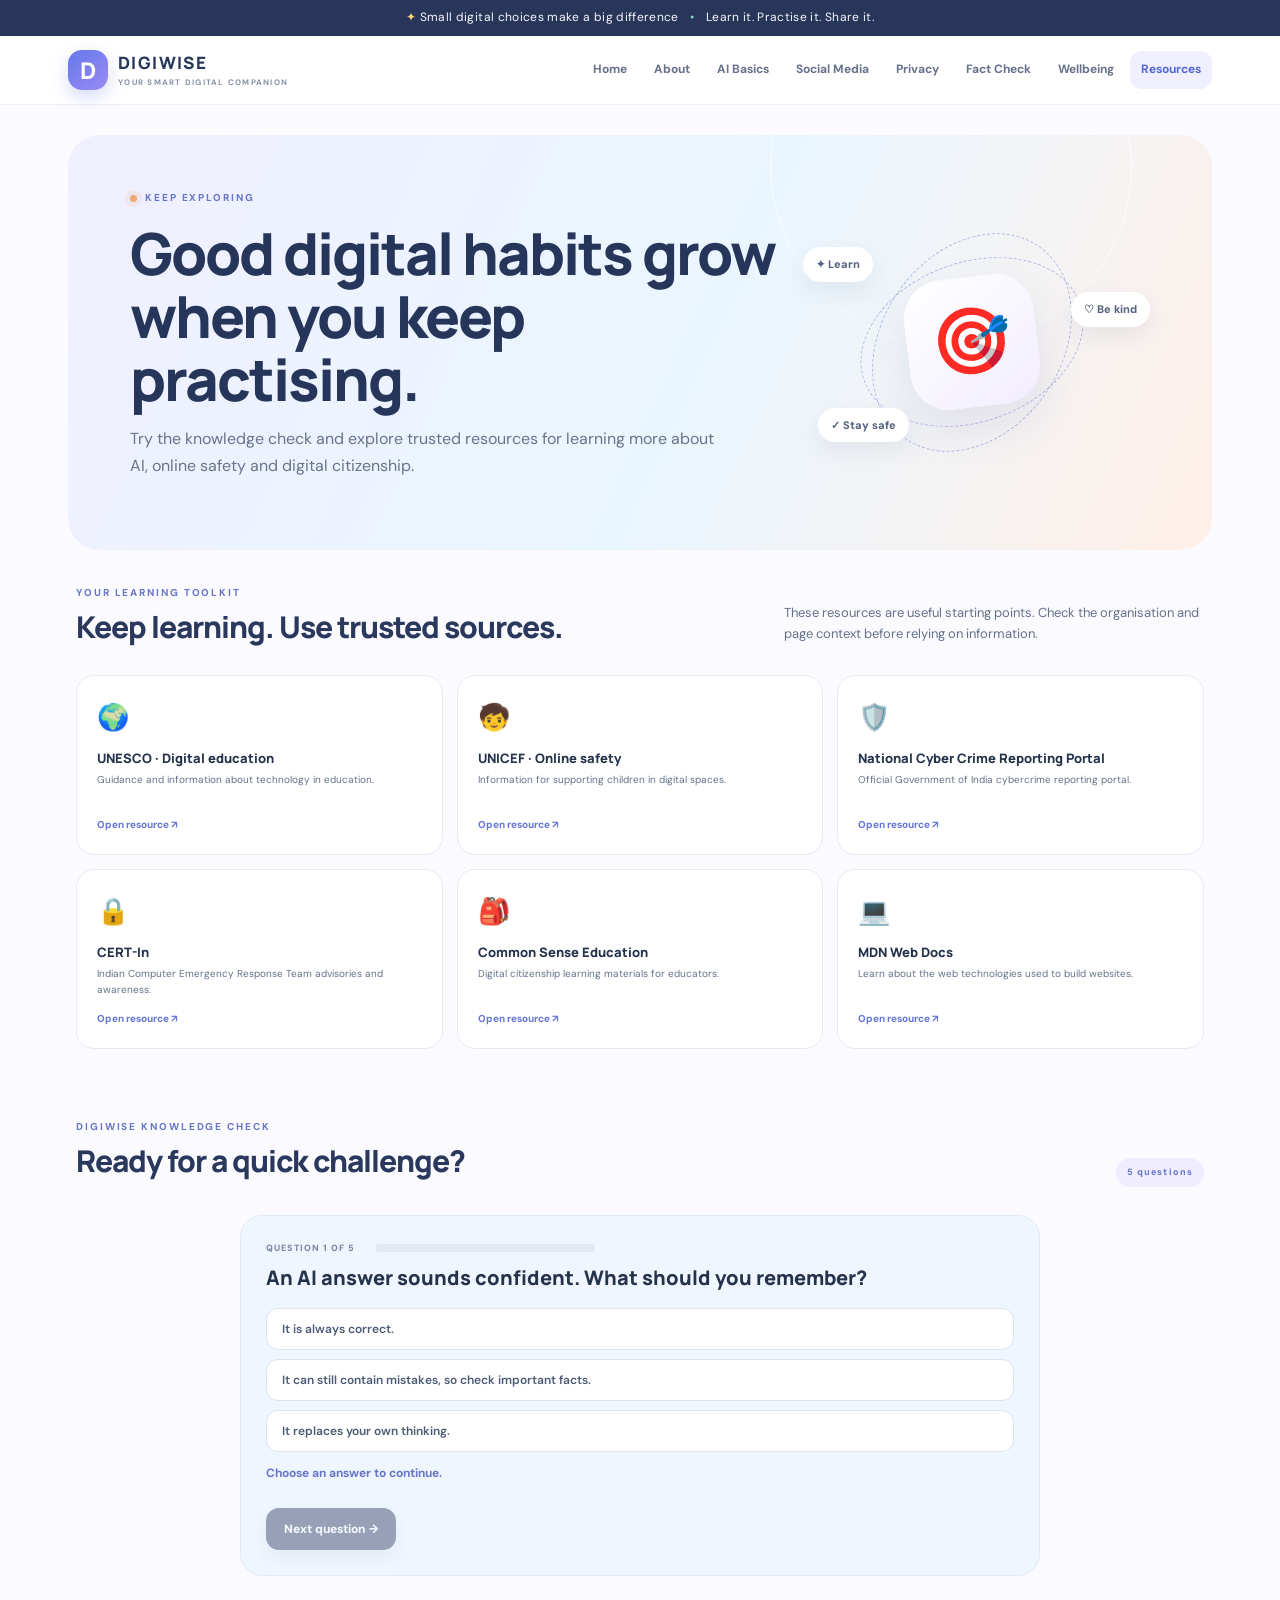
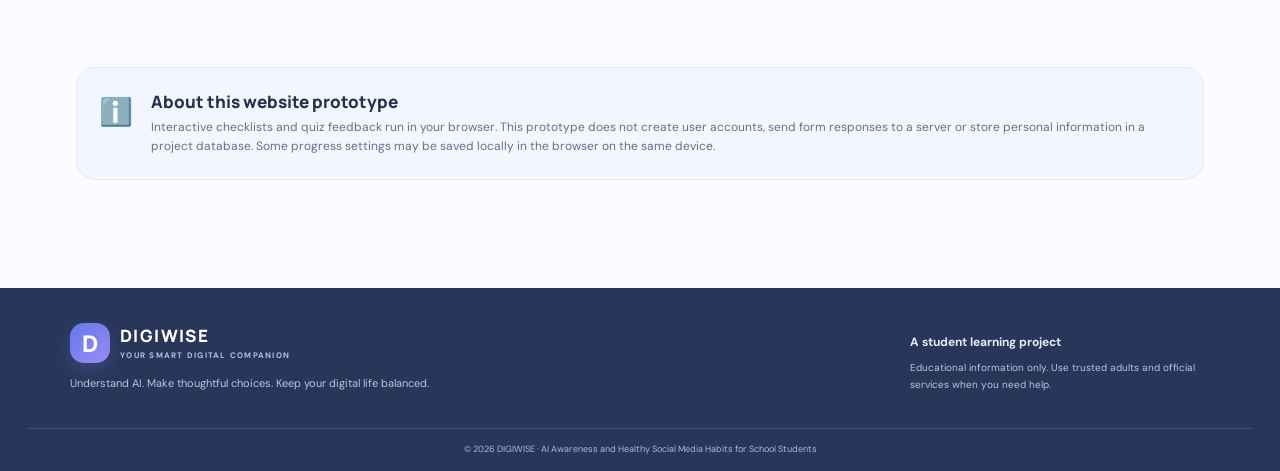
<file: resources.html>
<!doctype html><html lang="en"><head><meta charset="utf-8"><meta name="viewport" content="width=device-width,initial-scale=1"><meta name="description" content="DIGIWISE: student-friendly learning about AI literacy, online safety and digital wellbeing."><title>Resources | DIGIWISE</title><link rel="stylesheet" href="css/style.css"></head><body>
<div class="announcement"><span>✦</span> Small digital choices make a big difference <span class="announce-dot">•</span> Learn it. Practise it. Share it.</div>
<header class="site-header"><div class="nav-shell"><a class="brand" href="index.html"><span class="brand-mark">D</span><span class="brand-words">DIGIWISE<small>YOUR SMART DIGITAL COMPANION</small></span></a><button class="menu-toggle" aria-label="Open navigation" aria-expanded="false">☰</button><nav class="main-nav"><a class="nav-link " href="index.html">Home</a><a class="nav-link " href="about.html">About</a><a class="nav-link " href="ai-awareness.html">AI Basics</a><a class="nav-link " href="social-media.html">Social Media</a><a class="nav-link " href="digital-footprint.html">Privacy</a><a class="nav-link " href="fact-check.html">Fact Check</a><a class="nav-link " href="wellbeing.html">Wellbeing</a><a class="nav-link active" href="resources.html">Resources</a></nav></div></header>
<main><section class="page-hero"><div class="hero-copy"><div class="eyebrow"><span class="eyebrow-dot"></span>KEEP EXPLORING</div><h1>Good digital habits grow when you keep practising.</h1><p>Try the knowledge check and explore trusted resources for learning more about AI, online safety and digital citizenship.</p></div><div class="hero-art" aria-hidden="true"><div class="art-orbit orbit-one"></div><div class="art-orbit orbit-two"></div><div class="art-main">🎯</div><span class="float-chip chip-a">✦ Learn</span><span class="float-chip chip-b">♡ Be kind</span><span class="float-chip chip-c">✓ Stay safe</span></div></section>
<section class="section-block"><div class="section-heading"><div><div class="section-kicker">YOUR LEARNING TOOLKIT</div><h2>Keep learning. Use trusted sources.</h2></div><p>These resources are useful starting points. Check the organisation and page context before relying on information.</p></div><div class="resource-grid"><a class="resource-card" href="https://www.unesco.org/en/digital-education" target="_blank" rel="noopener"><span>🌍</span><b>UNESCO · Digital education</b><small>Guidance and information about technology in education.</small><i>Open resource ↗</i></a><a class="resource-card" href="https://www.unicef.org/parenting/child-care/keeping-children-safe-online" target="_blank" rel="noopener"><span>🧒</span><b>UNICEF · Online safety</b><small>Information for supporting children in digital spaces.</small><i>Open resource ↗</i></a><a class="resource-card" href="https://cybercrime.gov.in/" target="_blank" rel="noopener"><span>🛡️</span><b>National Cyber Crime Reporting Portal</b><small>Official Government of India cybercrime reporting portal.</small><i>Open resource ↗</i></a><a class="resource-card" href="https://www.cert-in.org.in/" target="_blank" rel="noopener"><span>🔒</span><b>CERT-In</b><small>Indian Computer Emergency Response Team advisories and awareness.</small><i>Open resource ↗</i></a><a class="resource-card" href="https://www.commonsense.org/education/digital-citizenship" target="_blank" rel="noopener"><span>🎒</span><b>Common Sense Education</b><small>Digital citizenship learning materials for educators.</small><i>Open resource ↗</i></a><a class="resource-card" href="https://developer.mozilla.org/en-US/docs/Learn" target="_blank" rel="noopener"><span>💻</span><b>MDN Web Docs</b><small>Learn about the web technologies used to build websites.</small><i>Open resource ↗</i></a></div></section>
<section class="section-block"><div class="section-heading"><div><div class="section-kicker">DIGIWISE KNOWLEDGE CHECK</div><h2>Ready for a quick challenge?</h2></div><span class="tiny-tag tag-lilac">5 questions</span></div><div class="quiz-panel final-quiz" id="final-quiz"><div class="quiz-progress"><span id="quiz-step">QUESTION 1 OF 5</span><div class="progress-track"><span id="quiz-bar"></span></div></div><h3 id="quiz-question">An AI answer sounds confident. What should you remember?</h3><div class="quiz-options" id="quiz-options"></div><p class="quiz-feedback" id="quiz-feedback" aria-live="polite">Choose an answer to continue.</p><button class="button button-dark" id="quiz-next" disabled>Next question →</button><div class="quiz-result" id="quiz-result" hidden></div></div></section>
<section class="note-panel"><div class="note-icon">ℹ️</div><div><h3>About this website prototype</h3><p>Interactive checklists and quiz feedback run in your browser. This prototype does not create user accounts, send form responses to a server or store personal information in a project database. Some progress settings may be saved locally in the browser on the same device.</p></div></section>
</main><footer class="site-footer"><div class="footer-inner"><div><a class="brand footer-brand" href="index.html"><span class="brand-mark">D</span><span class="brand-words">DIGIWISE<small>YOUR SMART DIGITAL COMPANION</small></span></a><p>Understand AI. Make thoughtful choices. Keep your digital life balanced.</p></div><div class="footer-note"><strong>A student learning project</strong><span>Educational information only. Use trusted adults and official services when you need help.</span></div></div><div class="footer-bottom">© 2026 DIGIWISE · AI Awareness and Healthy Social Media Habits for School Students</div></footer><script src="js/app.js"></script></body></html>
</file>
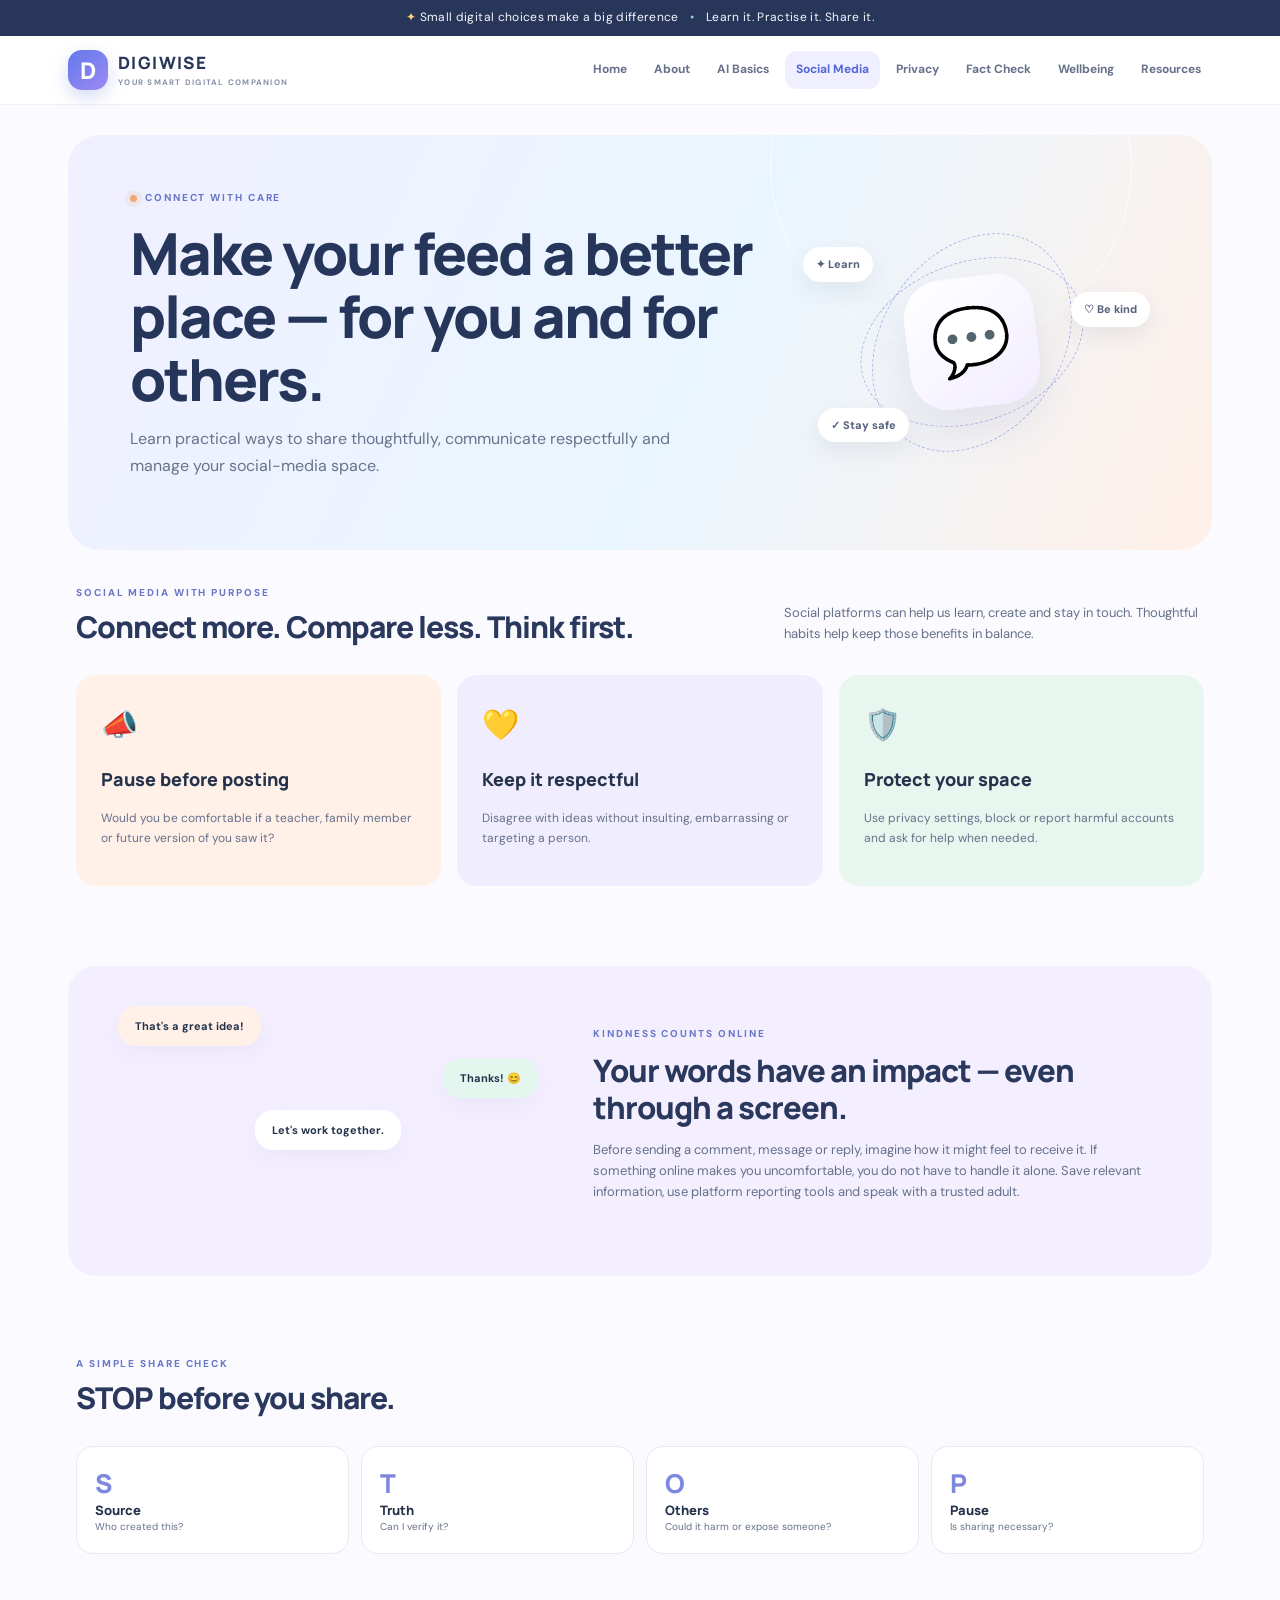
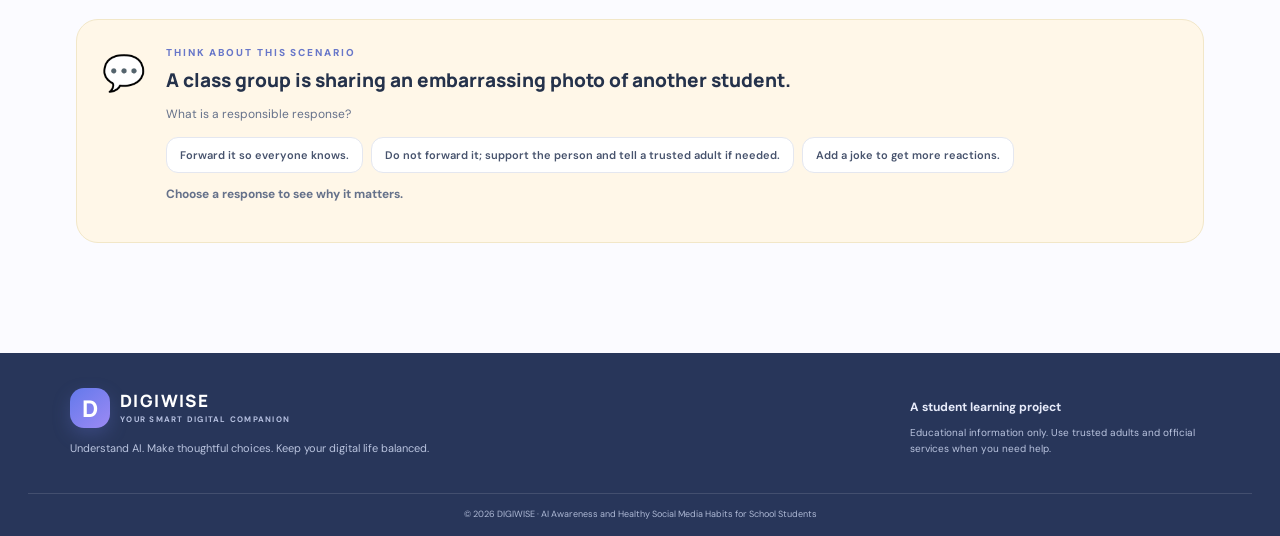
<file: social-media.html>
<!doctype html><html lang="en"><head><meta charset="utf-8"><meta name="viewport" content="width=device-width,initial-scale=1"><meta name="description" content="DIGIWISE: student-friendly learning about AI literacy, online safety and digital wellbeing."><title>Healthy Social Media | DIGIWISE</title><link rel="stylesheet" href="css/style.css"></head><body>
<div class="announcement"><span>✦</span> Small digital choices make a big difference <span class="announce-dot">•</span> Learn it. Practise it. Share it.</div>
<header class="site-header"><div class="nav-shell"><a class="brand" href="index.html"><span class="brand-mark">D</span><span class="brand-words">DIGIWISE<small>YOUR SMART DIGITAL COMPANION</small></span></a><button class="menu-toggle" aria-label="Open navigation" aria-expanded="false">☰</button><nav class="main-nav"><a class="nav-link " href="index.html">Home</a><a class="nav-link " href="about.html">About</a><a class="nav-link " href="ai-awareness.html">AI Basics</a><a class="nav-link active" href="social-media.html">Social Media</a><a class="nav-link " href="digital-footprint.html">Privacy</a><a class="nav-link " href="fact-check.html">Fact Check</a><a class="nav-link " href="wellbeing.html">Wellbeing</a><a class="nav-link " href="resources.html">Resources</a></nav></div></header>
<main><section class="page-hero"><div class="hero-copy"><div class="eyebrow"><span class="eyebrow-dot"></span>CONNECT WITH CARE</div><h1>Make your feed a better place — for you and for others.</h1><p>Learn practical ways to share thoughtfully, communicate respectfully and manage your social-media space.</p></div><div class="hero-art" aria-hidden="true"><div class="art-orbit orbit-one"></div><div class="art-orbit orbit-two"></div><div class="art-main">💬</div><span class="float-chip chip-a">✦ Learn</span><span class="float-chip chip-b">♡ Be kind</span><span class="float-chip chip-c">✓ Stay safe</span></div></section>
<section class="section-block"><div class="section-heading"><div><div class="section-kicker">SOCIAL MEDIA WITH PURPOSE</div><h2>Connect more. Compare less. Think first.</h2></div><p>Social platforms can help us learn, create and stay in touch. Thoughtful habits help keep those benefits in balance.</p></div><div class="social-grid"><article class="social-card peach"><span>📣</span><h3>Pause before posting</h3><p>Would you be comfortable if a teacher, family member or future version of you saw it?</p></article><article class="social-card lilac"><span>💛</span><h3>Keep it respectful</h3><p>Disagree with ideas without insulting, embarrassing or targeting a person.</p></article><article class="social-card mint"><span>🛡️</span><h3>Protect your space</h3><p>Use privacy settings, block or report harmful accounts and ask for help when needed.</p></article></div></section>
<section class="feature-band compact-band"><div class="feature-illustration speech-art"><div class="bubble bubble-one">That's a great idea!</div><div class="bubble bubble-two">Thanks! 😊</div><div class="bubble bubble-three">Let's work together.</div></div><div><div class="section-kicker">KINDNESS COUNTS ONLINE</div><h2>Your words have an impact — even through a screen.</h2><p>Before sending a comment, message or reply, imagine how it might feel to receive it. If something online makes you uncomfortable, you do not have to handle it alone. Save relevant information, use platform reporting tools and speak with a trusted adult.</p></div></section>
<section class="section-block"><div class="section-heading"><div><div class="section-kicker">A SIMPLE SHARE CHECK</div><h2>STOP before you share.</h2></div></div><div class="stop-grid"><div><b>S</b><strong>Source</strong><span>Who created this?</span></div><div><b>T</b><strong>Truth</strong><span>Can I verify it?</span></div><div><b>O</b><strong>Others</strong><span>Could it harm or expose someone?</span></div><div><b>P</b><strong>Pause</strong><span>Is sharing necessary?</span></div></div></section>
<section class="scenario-box"><div class="scenario-symbol">💬</div><div><div class="section-kicker">THINK ABOUT THIS SCENARIO</div><h3>A class group is sharing an embarrassing photo of another student.</h3><p>What is a responsible response?</p><div class="choice-row"><button class="choice-button" data-scenario="wrong">Forward it so everyone knows.</button><button class="choice-button" data-scenario="right">Do not forward it; support the person and tell a trusted adult if needed.</button><button class="choice-button" data-scenario="wrong">Add a joke to get more reactions.</button></div><p class="scenario-feedback" aria-live="polite">Choose a response to see why it matters.</p></div></section>
</main><footer class="site-footer"><div class="footer-inner"><div><a class="brand footer-brand" href="index.html"><span class="brand-mark">D</span><span class="brand-words">DIGIWISE<small>YOUR SMART DIGITAL COMPANION</small></span></a><p>Understand AI. Make thoughtful choices. Keep your digital life balanced.</p></div><div class="footer-note"><strong>A student learning project</strong><span>Educational information only. Use trusted adults and official services when you need help.</span></div></div><div class="footer-bottom">© 2026 DIGIWISE · AI Awareness and Healthy Social Media Habits for School Students</div></footer><script src="js/app.js"></script></body></html>
</file>
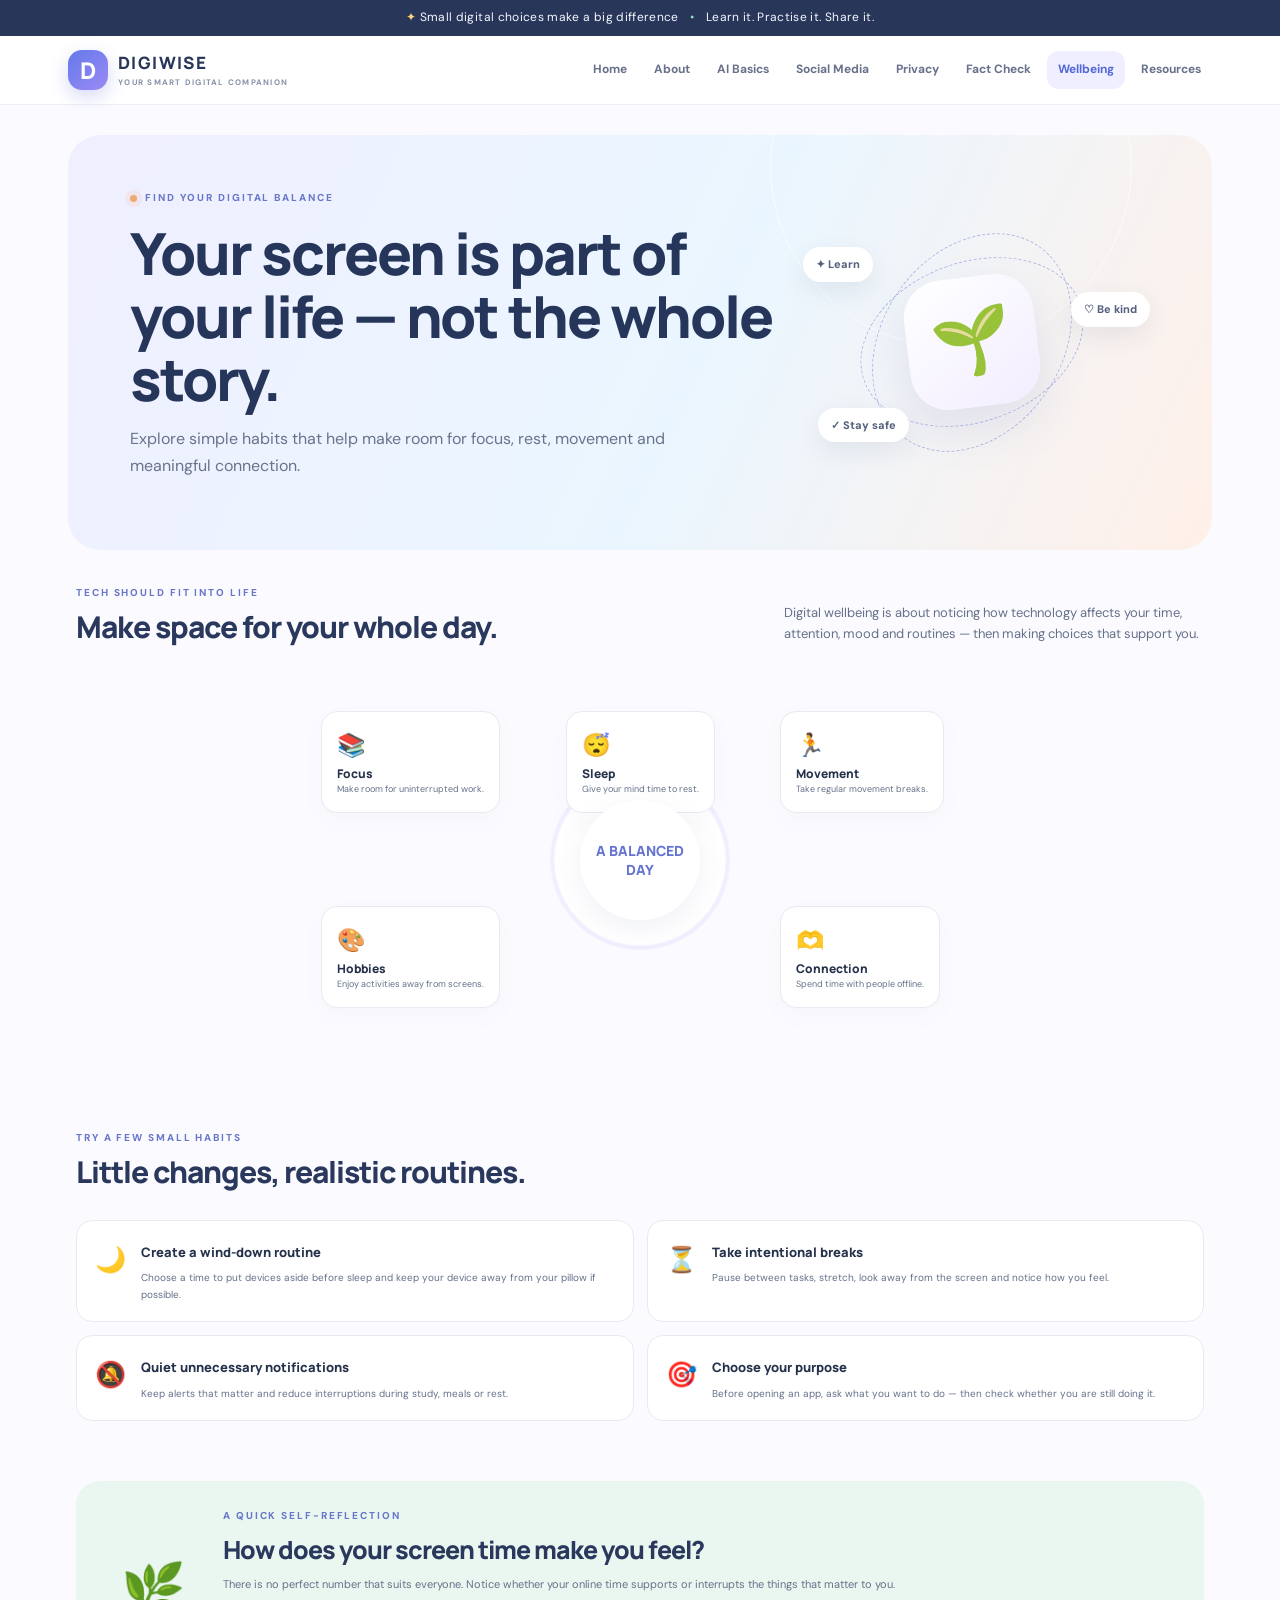
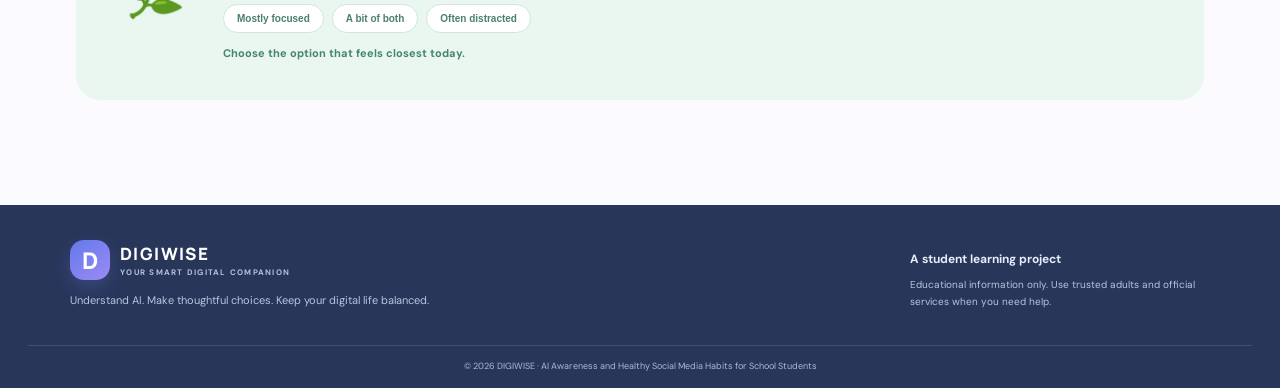
<file: wellbeing.html>
<!doctype html><html lang="en"><head><meta charset="utf-8"><meta name="viewport" content="width=device-width,initial-scale=1"><meta name="description" content="DIGIWISE: student-friendly learning about AI literacy, online safety and digital wellbeing."><title>Digital Wellbeing | DIGIWISE</title><link rel="stylesheet" href="css/style.css"></head><body>
<div class="announcement"><span>✦</span> Small digital choices make a big difference <span class="announce-dot">•</span> Learn it. Practise it. Share it.</div>
<header class="site-header"><div class="nav-shell"><a class="brand" href="index.html"><span class="brand-mark">D</span><span class="brand-words">DIGIWISE<small>YOUR SMART DIGITAL COMPANION</small></span></a><button class="menu-toggle" aria-label="Open navigation" aria-expanded="false">☰</button><nav class="main-nav"><a class="nav-link " href="index.html">Home</a><a class="nav-link " href="about.html">About</a><a class="nav-link " href="ai-awareness.html">AI Basics</a><a class="nav-link " href="social-media.html">Social Media</a><a class="nav-link " href="digital-footprint.html">Privacy</a><a class="nav-link " href="fact-check.html">Fact Check</a><a class="nav-link active" href="wellbeing.html">Wellbeing</a><a class="nav-link " href="resources.html">Resources</a></nav></div></header>
<main><section class="page-hero"><div class="hero-copy"><div class="eyebrow"><span class="eyebrow-dot"></span>FIND YOUR DIGITAL BALANCE</div><h1>Your screen is part of your life — not the whole story.</h1><p>Explore simple habits that help make room for focus, rest, movement and meaningful connection.</p></div><div class="hero-art" aria-hidden="true"><div class="art-orbit orbit-one"></div><div class="art-orbit orbit-two"></div><div class="art-main">🌱</div><span class="float-chip chip-a">✦ Learn</span><span class="float-chip chip-b">♡ Be kind</span><span class="float-chip chip-c">✓ Stay safe</span></div></section>
<section class="section-block"><div class="section-heading"><div><div class="section-kicker">TECH SHOULD FIT INTO LIFE</div><h2>Make space for your whole day.</h2></div><p>Digital wellbeing is about noticing how technology affects your time, attention, mood and routines — then making choices that support you.</p></div><div class="balance-wheel"><div class="wheel-center">A BALANCED<br>DAY</div><div class="wheel-item wheel-one"><span>😴</span><b>Sleep</b><small>Give your mind time to rest.</small></div><div class="wheel-item wheel-two"><span>📚</span><b>Focus</b><small>Make room for uninterrupted work.</small></div><div class="wheel-item wheel-three"><span>🏃</span><b>Movement</b><small>Take regular movement breaks.</small></div><div class="wheel-item wheel-four"><span>🎨</span><b>Hobbies</b><small>Enjoy activities away from screens.</small></div><div class="wheel-item wheel-five"><span>🫶</span><b>Connection</b><small>Spend time with people offline.</small></div></div></section>
<section class="section-block"><div class="section-heading"><div><div class="section-kicker">TRY A FEW SMALL HABITS</div><h2>Little changes, realistic routines.</h2></div></div><div class="habit-list"><div><span>🌙</span><section><b>Create a wind-down routine</b><p>Choose a time to put devices aside before sleep and keep your device away from your pillow if possible.</p></section></div><div><span>⏳</span><section><b>Take intentional breaks</b><p>Pause between tasks, stretch, look away from the screen and notice how you feel.</p></section></div><div><span>🔕</span><section><b>Quiet unnecessary notifications</b><p>Keep alerts that matter and reduce interruptions during study, meals or rest.</p></section></div><div><span>🎯</span><section><b>Choose your purpose</b><p>Before opening an app, ask what you want to do — then check whether you are still doing it.</p></section></div></div></section>
<section class="reflection-card"><div class="reflection-emoji">🌿</div><div><div class="section-kicker">A QUICK SELF-REFLECTION</div><h2>How does your screen time make you feel?</h2><p>There is no perfect number that suits everyone. Notice whether your online time supports or interrupts the things that matter to you.</p><div class="reflection-options"><button data-feel="focused">Mostly focused</button><button data-feel="mixed">A bit of both</button><button data-feel="distracted">Often distracted</button></div><p class="reflection-feedback" aria-live="polite">Choose the option that feels closest today.</p></div></section>
</main><footer class="site-footer"><div class="footer-inner"><div><a class="brand footer-brand" href="index.html"><span class="brand-mark">D</span><span class="brand-words">DIGIWISE<small>YOUR SMART DIGITAL COMPANION</small></span></a><p>Understand AI. Make thoughtful choices. Keep your digital life balanced.</p></div><div class="footer-note"><strong>A student learning project</strong><span>Educational information only. Use trusted adults and official services when you need help.</span></div></div><div class="footer-bottom">© 2026 DIGIWISE · AI Awareness and Healthy Social Media Habits for School Students</div></footer><script src="js/app.js"></script></body></html>
</file>
<file: css/style.css>
@import url('https://fonts.googleapis.com/css2?family=DM+Sans:wght@400;500;600;700;800&family=Manrope:wght@500;600;700;800&display=swap');
:root{--ink:#25324b;--muted:#65718a;--blue:#5268d9;--blue2:#7488f2;--lav:#eeeaff;--peach:#fff0e7;--mint:#e4f7ef;--yellow:#fff6d9;--line:#e8eaf2;--white:#fff;--shadow:0 18px 55px rgba(53,63,105,.09);--radius:24px}*{box-sizing:border-box}html{scroll-behavior:smooth}body{margin:0;background:#fbfbff;color:var(--ink);font-family:'DM Sans',Arial,sans-serif;line-height:1.65}a{color:inherit}.announcement{background:#28365a;color:#f6f7ff;text-align:center;font-size:12px;letter-spacing:.35px;padding:8px 14px}.announcement span:first-child{color:#ffd37a}.announce-dot{padding:0 8px;color:#8fe0c4}.site-header{background:rgba(255,255,255,.92);backdrop-filter:blur(12px);position:sticky;top:0;z-index:20;border-bottom:1px solid #eff0f6}.nav-shell{max-width:1200px;margin:auto;padding:14px 28px;display:flex;align-items:center;justify-content:space-between;gap:20px}.brand{display:flex;align-items:center;gap:10px;text-decoration:none}.brand-mark{width:40px;height:40px;border-radius:14px;background:linear-gradient(140deg,#6379eb,#9c8af4);color:#fff;display:grid;place-items:center;font:800 23px Manrope;box-shadow:0 7px 18px #6879df44}.brand-words{font:800 17px Manrope;letter-spacing:1.4px;color:#28365a;line-height:1.15}.brand-words small{display:block;font:700 8px 'DM Sans';letter-spacing:1.25px;color:#8790a8;margin-top:4px}.main-nav{display:flex;align-items:center;gap:5px}.nav-link{text-decoration:none;color:#67718a;font-size:12px;font-weight:700;padding:9px 11px;border-radius:12px;transition:.2s}.nav-link:hover,.nav-link.active{background:#f0efff;color:#5367d7}.menu-toggle{display:none;border:0;background:#f0efff;color:#5367d7;border-radius:10px;padding:9px 12px;font-size:18px}main{max-width:1200px;margin:auto;padding:30px 28px 80px}.page-hero{min-height:350px;border-radius:32px;background:linear-gradient(115deg,#f0efff 0%,#eaf6ff 55%,#fff0e8 100%);padding:55px 62px;display:grid;grid-template-columns:1.3fr .7fr;align-items:center;overflow:hidden;position:relative}.page-hero:after{content:'';position:absolute;width:360px;height:360px;border:1px solid #fff9;border-radius:50%;right:7%;top:-150px}.hero-copy{position:relative;z-index:2;max-width:660px}.eyebrow,.section-kicker{font-size:10px;font-weight:800;letter-spacing:1.9px;color:#6877c9}.eyebrow{display:flex;align-items:center;gap:8px}.eyebrow-dot{width:7px;height:7px;background:#f0a875;border-radius:50%;box-shadow:0 0 0 5px #f0a87522}.page-hero h1{font:800 clamp(36px,5vw,58px)/1.08 Manrope;margin:16px 0;color:#26365b;letter-spacing:-2px}.page-hero p{font-size:16px;color:#69738b;max-width:590px;margin:0 0 16px}.hero-art{height:250px;position:relative;display:grid;place-items:center;z-index:1}.art-orbit{position:absolute;border:1px dashed #aeb5e6;border-radius:50%;transform:rotate(-20deg)}.orbit-one{width:230px;height:160px}.orbit-two{width:180px;height:235px;transform:rotate(35deg)}.art-main{width:130px;height:130px;border-radius:38px;background:linear-gradient(145deg,#fff,#f2edff);box-shadow:0 20px 45px #6875bc25;display:grid;place-items:center;font-size:65px;transform:rotate(-7deg)}.float-chip{position:absolute;background:#fff;padding:8px 13px;border-radius:30px;box-shadow:0 9px 25px #34416b16;font-size:11px;font-weight:800;color:#56627d}.chip-a{top:30px;left:10px}.chip-b{right:0;top:75px}.chip-c{bottom:25px;left:25px}.welcome-strip{display:flex;align-items:center;justify-content:space-between;gap:30px;padding:45px 12px 25px}.welcome-strip h2,.section-heading h2,.feature-band h2,.closing-cta h2,.two-column h2,.reflection-card h2{font:800 clamp(26px,3.3vw,38px)/1.18 Manrope;letter-spacing:-1px;margin:10px 0;color:#29385c}.welcome-strip h2 em{font-style:normal;color:#6879df}.welcome-strip p,.section-heading>p{color:var(--muted);max-width:560px;margin:8px 0}.welcome-stats{display:flex;gap:28px}.welcome-stats div{display:flex;flex-direction:column;border-left:1px solid #e3e6f0;padding-left:20px}.welcome-stats b{font:800 26px Manrope;color:#6677dc}.welcome-stats span{font-size:10px;color:#818ba1}.section-block{padding:35px 8px}.section-heading{display:flex;justify-content:space-between;align-items:end;gap:25px;margin-bottom:22px}.section-heading h2{font-size:30px;margin:8px 0}.section-heading>p{max-width:420px;font-size:13px}.learning-grid{display:grid;grid-template-columns:repeat(3,1fr);gap:17px}.learn-card{background:#fff;border:1px solid #edf0f6;border-radius:22px;padding:22px;min-height:220px;box-shadow:0 8px 28px #28365a08;transition:transform .22s,box-shadow .22s}.learn-card:hover{transform:translateY(-5px);box-shadow:var(--shadow)}.card-top{display:flex;justify-content:space-between;align-items:center}.icon-bubble{width:48px;height:48px;border-radius:16px;background:#f0efff;display:grid;place-items:center;font-size:23px}.learn-card:nth-child(2) .icon-bubble,.example-tile:nth-child(2){background:var(--peach)}.learn-card:nth-child(3) .icon-bubble,.example-tile:nth-child(3){background:var(--mint)}.learn-card:nth-child(4) .icon-bubble{background:var(--yellow)}.learn-card:nth-child(5) .icon-bubble{background:#e9f4ff}.tiny-tag{font-size:9px;font-weight:800;letter-spacing:1.1px;color:#7b82a0}.tag-peach{background:#fff0e7;color:#c17d57;padding:6px 10px;border-radius:20px}.tag-lilac{background:#efedff;color:#6875c9;padding:7px 11px;border-radius:20px}.tag-mint{background:#e5f7ef;color:#448b71;padding:7px 11px;border-radius:20px}.learn-card h3{font:800 19px Manrope;margin:16px 0 6px;color:#2c395a}.learn-card p{font-size:12px;color:#758097;margin:0 0 15px;min-height:40px}.text-link{font-size:11px;text-decoration:none;font-weight:800;color:#6676d9}.text-link span{font-size:16px;margin-left:4px}.feature-band{display:grid;grid-template-columns:.85fr 1.15fr;gap:55px;align-items:center;margin:45px 0;padding:40px 50px;border-radius:28px;background:#f0f6ff}.feature-band h2{font-size:31px}.feature-band p{font-size:13px;color:var(--muted)}.feature-illustration{height:230px;display:grid;place-items:center;position:relative}.phone-card{width:130px;height:190px;border:7px solid #fff;border-radius:25px;background:#f7f4ff;box-shadow:0 16px 40px #5e6ab32a;transform:rotate(-8deg);padding:20px 13px;position:relative}.phone-top{width:34px;height:5px;border-radius:8px;background:#d7d9ec;margin:0 auto 18px}.phone-line{height:8px;width:65%;background:#dfe5f7;border-radius:10px;margin:12px 0}.phone-line.wide{width:100%;height:12px;background:#bfc9f4}.phone-line.short{width:45%}.phone-check{width:40px;height:40px;border-radius:13px;background:#dff6eb;color:#399e77;display:grid;place-items:center;font-size:25px;margin:10px auto}.big-spark{position:absolute;font-size:45px;color:#e6a66f;left:15%;top:10%}.pause-steps{display:grid;grid-template-columns:repeat(3,1fr);gap:10px;margin-top:20px}.pause-steps>div{display:flex;gap:10px;align-items:start}.pause-steps b{font:800 17px Manrope;color:#8591df}.pause-steps strong,.pause-steps small{display:block}.pause-steps strong{font-size:11px}.pause-steps small{font-size:10px;color:#78839a}.challenge-card{display:flex;gap:22px;background:#fff9e9;border:1px solid #f4e7bf;border-radius:23px;padding:25px}.challenge-icon{width:58px;height:58px;flex:none;border-radius:18px;background:#fff0c6;display:grid;place-items:center;font-size:29px}.challenge-content h3{font:800 19px Manrope;margin:0 0 3px}.challenge-content>p{font-size:12px;color:var(--muted)}.choice-row{display:flex;flex-wrap:wrap;gap:8px}.choice-button{border:1px solid #e4e7f0;background:#fff;border-radius:12px;padding:10px 13px;color:#47536d;font:600 11px 'DM Sans';cursor:pointer;text-align:left}.choice-button:hover{border-color:#8290e4;background:#f7f7ff}.challenge-feedback,.scenario-feedback{font-size:12px;font-weight:700;color:#6573c7;min-height:20px}.closing-cta{display:flex;justify-content:space-between;align-items:center;gap:25px;padding:35px 42px;background:linear-gradient(110deg,#e7f7f0,#eef0ff);border-radius:25px;margin-top:30px}.closing-cta h2{font-size:27px;margin:8px 0}.closing-cta p{margin:0;color:var(--muted);font-size:12px}.button{border:0;border-radius:13px;padding:13px 18px;text-decoration:none;font:800 12px 'DM Sans';display:inline-flex;align-items:center;gap:20px;cursor:pointer}.button-dark{background:#2d3a61;color:#fff;box-shadow:0 8px 20px #2d3a6125}.button-dark:hover{background:#5266bd}.site-footer{background:#28365a;color:#e7ebfa;padding:35px 28px 14px}.footer-inner{max-width:1140px;margin:auto;display:flex;justify-content:space-between;gap:40px;padding-bottom:25px}.footer-brand .brand-words{color:#fff}.footer-brand .brand-words small{color:#b6c0e0}.footer-inner p{font-size:11px;color:#bac4df;max-width:360px}.footer-note{max-width:300px;display:flex;flex-direction:column;gap:7px;justify-content:center}.footer-note strong{font-size:12px}.footer-note span{font-size:10px;color:#bac4df}.footer-bottom{border-top:1px solid #ffffff20;text-align:center;padding-top:13px;color:#aeb9d5;font-size:9px}.two-column{display:grid;grid-template-columns:1.25fr .75fr;gap:50px;padding:50px 12px;align-items:center}.two-column h2{font-size:35px}.two-column p{color:var(--muted);font-size:14px}.quote-card{background:#fff0e8;border-radius:25px;padding:30px;transform:rotate(2deg)}.quote-mark{font:800 60px Georgia;color:#e5a57c;line-height:.8}.quote-card h3{font:800 22px Manrope;color:#384361}.goal-grid{display:grid;grid-template-columns:repeat(4,1fr);gap:13px}.goal-card{padding:22px;border-radius:18px;background:#fff;border:1px solid var(--line)}.goal-card>span{font:800 22px Manrope;color:#8b91d9}.goal-card h3{font:800 18px Manrope;margin:12px 0 5px}.goal-card p,.audience-item p{font-size:11px;color:var(--muted)}.note-panel{display:flex;gap:18px;padding:22px;background:#f2f6ff;border:1px solid #e2e9f8;border-radius:20px;margin:28px 8px}.note-icon{font-size:27px}.note-panel h3{margin:0;font:800 17px Manrope}.note-panel p{font-size:12px;color:var(--muted);margin:5px 0 0}.audience-row{display:grid;grid-template-columns:repeat(3,1fr);gap:16px}.audience-item{background:#fff;border:1px solid var(--line);border-radius:18px;padding:20px}.audience-item span{font-size:25px;display:block;margin-bottom:10px}.audience-item b{font:800 15px Manrope}.intro-callout{display:flex;gap:18px;align-items:center;background:#eef5ff;border:1px solid #e0ebfb;border-radius:20px;padding:22px;margin:32px 8px}.callout-icon{font-size:34px}.intro-callout b{font:800 17px Manrope}.intro-callout p{margin:4px 0 0;color:var(--muted);font-size:13px}.example-grid{display:grid;grid-template-columns:repeat(4,1fr);gap:14px}.example-tile{padding:20px;background:#f0efff;border-radius:18px}.example-tile span{font-size:27px}.example-tile b,.privacy-tile b{display:block;margin-top:9px;font:800 14px Manrope}.example-tile p{font-size:11px;color:var(--muted)}.split-feature{display:grid;grid-template-columns:1fr 1fr;gap:35px;align-items:center}.split-feature h2{font:800 31px Manrope;line-height:1.2}.split-feature p{font-size:13px;color:var(--muted)}.tick-list{padding-left:20px;color:#56627c;font-size:12px}.tick-list li{padding:5px 0}.compare-card{background:#fff;border:1px solid var(--line);border-radius:22px;padding:22px;box-shadow:var(--shadow)}.compare-head{font-size:10px;font-weight:800;letter-spacing:1.5px;color:#7983a0;margin-bottom:15px}.compare-row{display:flex;gap:13px;align-items:center;padding:14px;border-radius:14px;margin:9px 0}.compare-row>span{font-size:20px;font-weight:800}.compare-row b,.compare-row small{display:block}.compare-row b{font:800 13px Manrope}.compare-row small{font-size:10px;color:var(--muted)}.compare-row.bad{background:#fff0e9;color:#b87555}.compare-row.good{background:#e8f7ef;color:#3e8b6d}.compare-foot{text-align:center;font-size:10px;color:#7c86a0;padding-top:8px}.fact-steps{display:grid;grid-template-columns:repeat(4,1fr);gap:12px}.fact-steps>div{background:#fff;border:1px solid var(--line);padding:17px;border-radius:16px;display:flex;gap:10px}.fact-steps>div>b{width:31px;height:31px;flex:none;display:grid;place-items:center;background:#eeedff;color:#6676d9;border-radius:10px;font:800 16px Manrope}.fact-steps strong,.fact-steps small{display:block}.fact-steps strong{font-size:11px}.fact-steps small{font-size:10px;color:var(--muted)}.quiz-panel{background:#f0f6ff;border:1px solid #e1eafa;border-radius:22px;padding:25px;margin:28px 8px}.quiz-panel h3{font:800 20px Manrope;margin:8px 0 17px}.quiz-options{display:grid;gap:9px}.quiz-option{border:1px solid #dce4f2;background:#fff;padding:12px 15px;text-align:left;border-radius:12px;font:600 12px 'DM Sans';color:#4d5a75;cursor:pointer}.quiz-option:hover{border-color:#8593e5}.quiz-option.correct{background:#e5f7ed;border-color:#8bc9a8}.quiz-option.incorrect{background:#fff0e8;border-color:#e9b394}.quiz-feedback{font-size:12px;color:#6676c9;font-weight:700;min-height:20px}.social-grid{display:grid;grid-template-columns:repeat(3,1fr);gap:16px}.social-card{padding:25px;border-radius:20px}.social-card>span{font-size:30px}.social-card h3{font:800 18px Manrope}.social-card p{font-size:12px;color:#66718a}.social-card.peach{background:#fff0e8}.social-card.lilac{background:#f0edff}.social-card.mint{background:#e7f7ef}.compact-band{background:#f4efff}.speech-art{display:flex;flex-direction:column;gap:12px}.bubble{background:#fff;padding:11px 17px;border-radius:18px;box-shadow:0 8px 20px #5a5c9a10;font-size:11px;font-weight:700}.bubble-one{align-self:flex-start;background:#fff0e8}.bubble-two{align-self:flex-end;background:#e4f7ef}.bubble-three{align-self:center;background:#fff}.stop-grid{display:grid;grid-template-columns:repeat(4,1fr);gap:12px}.stop-grid>div{background:#fff;border:1px solid var(--line);border-radius:17px;padding:18px;display:flex;flex-direction:column}.stop-grid b{font:800 26px Manrope;color:#7d87de}.stop-grid strong{font:800 13px Manrope}.stop-grid span{font-size:10px;color:var(--muted)}.scenario-box{display:flex;gap:20px;padding:25px;background:#fff7e8;border:1px solid #f2e7c8;border-radius:22px;margin:30px 8px}.scenario-symbol{font-size:35px}.scenario-box h3{font:800 19px Manrope;margin:5px 0}.scenario-box p{font-size:12px;color:var(--muted)}.privacy-grid{display:grid;grid-template-columns:repeat(3,1fr);gap:13px}.privacy-tile{background:#fff;border:1px solid var(--line);padding:20px;border-radius:17px}.privacy-tile span{font-size:25px}.privacy-tile small{display:block;font-size:10px;color:var(--muted);margin-top:4px}.checklist-card{background:#fff;border:1px solid var(--line);border-radius:22px;padding:22px}.checklist-card label{display:flex;align-items:center;gap:12px;padding:12px;border-bottom:1px solid #f0f1f6;font-size:12px;color:#4e5a73}.checklist-card input{accent-color:#6378db;width:17px;height:17px}.check-progress{display:flex;align-items:center;gap:15px;margin:20px 0 8px}.progress-track{height:8px;background:#e4e8f3;border-radius:10px;overflow:hidden;flex:1}.progress-track span{display:block;width:0;height:100%;background:linear-gradient(90deg,#7286e9,#7ac8a7);border-radius:10px;transition:width .2s}.check-progress b{font-size:10px;color:#74809a}.text-button{border:0;background:transparent;color:#6877cf;font-weight:800;font-size:11px;cursor:pointer}.misinfo-grid{display:grid;grid-template-columns:repeat(3,1fr);gap:14px}.misinfo-card{background:#fff;border:1px solid var(--line);border-radius:18px;padding:22px}.misinfo-card span{font-size:27px}.misinfo-card h3{font:800 15px Manrope}.misinfo-card p{font-size:11px;color:var(--muted)}.fact-check-tool{background:#f1f0ff;border-radius:25px;padding:28px;margin:30px 8px}.tool-head{display:flex;gap:17px;align-items:start}.tool-icon{font-size:30px}.tool-head h2{font:800 25px Manrope;margin:4px 0}.tool-head p{font-size:11px;color:var(--muted);max-width:670px}.investigation-steps{display:grid;grid-template-columns:1fr 1fr;gap:14px}.investigation-steps label{display:flex;gap:12px;background:#fff;border-radius:16px;padding:15px}.investigation-steps label>span{width:28px;height:28px;flex:none;border-radius:9px;background:#eeeaff;color:#6877d5;display:grid;place-items:center;font-weight:800}.investigation-steps b,.investigation-steps small{display:block}.investigation-steps b{font-size:12px}.investigation-steps small{font-size:10px;color:var(--muted)}.investigation-steps textarea{width:100%;min-height:55px;margin-top:9px;border:1px solid #e7e8f1;border-radius:9px;padding:8px;font:11px 'DM Sans';resize:vertical}.tool-disclaimer{font-size:10px;color:#747e9b;margin-top:14px}.balance-wheel{min-height:370px;position:relative;margin:15px auto;max-width:760px;background:radial-gradient(circle,#fff 0 20%,#f0efff 20.5% 21%,transparent 21.5%);display:grid;grid-template-columns:1fr 1fr 1fr;grid-template-rows:1fr 1fr;gap:20px;align-items:center}.wheel-center{position:absolute;left:50%;top:50%;transform:translate(-50%,-50%);width:120px;height:120px;border-radius:50%;background:#fff;box-shadow:0 8px 30px #4b5b9915;display:grid;place-items:center;text-align:center;font:800 14px Manrope;color:#6474d2}.wheel-item{background:#fff;border:1px solid var(--line);padding:15px;border-radius:16px;box-shadow:0 8px 24px #34416b08;max-width:190px}.wheel-item span{font-size:23px}.wheel-item b,.wheel-item small{display:block}.wheel-item b{font:800 12px Manrope}.wheel-item small{font-size:9px;color:var(--muted)}.wheel-one{grid-column:2;grid-row:1;justify-self:center}.wheel-two{grid-column:1;grid-row:1;justify-self:end}.wheel-three{grid-column:3;grid-row:1;justify-self:start}.wheel-four{grid-column:1;grid-row:2;justify-self:end}.wheel-five{grid-column:3;grid-row:2;justify-self:start}.habit-list{display:grid;grid-template-columns:1fr 1fr;gap:13px}.habit-list>div{display:flex;gap:15px;background:#fff;border:1px solid var(--line);padding:18px;border-radius:16px}.habit-list>div>span{font-size:25px}.habit-list b{font:800 13px Manrope}.habit-list p{font-size:10px;color:var(--muted);margin:5px 0 0}.reflection-card{display:grid;grid-template-columns:100px 1fr;gap:20px;background:#eaf7f0;border-radius:24px;padding:27px;margin:25px 8px}.reflection-emoji{font-size:52px;display:grid;place-items:center}.reflection-card h2{font-size:25px}.reflection-card p{font-size:11px;color:var(--muted)}.reflection-options{display:flex;gap:8px;flex-wrap:wrap}.reflection-options button{border:1px solid #cfe7d9;background:#fff;border-radius:20px;padding:8px 13px;font-size:10px;font-weight:700;color:#4b806a;cursor:pointer}.reflection-feedback{font-weight:700!important;color:#44866c!important}.resource-grid{display:grid;grid-template-columns:repeat(3,1fr);gap:14px}.resource-card{background:#fff;border:1px solid var(--line);border-radius:18px;padding:20px;text-decoration:none;display:flex;flex-direction:column;min-height:180px;transition:.2s}.resource-card:hover{transform:translateY(-4px);box-shadow:var(--shadow)}.resource-card>span{font-size:26px}.resource-card b{font:800 13px Manrope;margin:10px 0 5px}.resource-card small{font-size:10px;color:var(--muted);flex:1}.resource-card i{font-size:10px;font-style:normal;font-weight:800;color:#6676d9;margin-top:12px}.final-quiz{max-width:800px;margin-left:auto;margin-right:auto}.quiz-progress{display:flex;align-items:center;gap:20px;font-size:9px;font-weight:800;letter-spacing:1px;color:#7a85a3}.quiz-progress .progress-track{max-width:220px}.final-quiz .button{margin-top:12px}.final-quiz .button:disabled{opacity:.45;cursor:not-allowed}.quiz-result{margin-top:18px;padding:20px;background:#fff;border-radius:15px;font-weight:700}.quiz-result strong{font:800 25px Manrope;color:#6377d8;display:block}.reflection-options button:hover{background:#dff4e9}
@media(max-width:980px){.main-nav{gap:0}.nav-link{padding:8px;font-size:10px}.page-hero{padding:42px}.learning-grid{grid-template-columns:repeat(2,1fr)}.goal-grid,.example-grid{grid-template-columns:repeat(2,1fr)}.fact-steps{grid-template-columns:repeat(2,1fr)}}
@media(max-width:720px){.announcement{font-size:10px}.nav-shell{padding:12px 18px}.menu-toggle{display:block}.main-nav{display:none;position:absolute;top:66px;left:0;right:0;background:#fff;padding:15px 20px 20px;box-shadow:0 14px 22px #28365a14;flex-direction:column;align-items:stretch}.main-nav.open{display:flex}.nav-link{font-size:13px;padding:10px}.page-hero{grid-template-columns:1fr;padding:35px 25px;min-height:0}.page-hero h1{font-size:39px}.hero-art{height:190px}.art-main{width:100px;height:100px;font-size:50px}.welcome-strip,.section-heading{align-items:flex-start;flex-direction:column}.welcome-stats{gap:16px}.welcome-stats div{padding-left:12px}.learning-grid,.social-grid,.privacy-grid,.misinfo-grid,.resource-grid{grid-template-columns:1fr 1fr}.feature-band,.split-feature,.two-column{grid-template-columns:1fr;gap:20px;padding:28px}.feature-illustration{height:175px}.pause-steps{grid-template-columns:1fr}.closing-cta{align-items:flex-start;flex-direction:column;padding:28px}.goal-grid{grid-template-columns:1fr 1fr}.audience-row{grid-template-columns:1fr}.fact-steps{grid-template-columns:1fr 1fr}.investigation-steps{grid-template-columns:1fr}.balance-wheel{min-height:520px;grid-template-columns:1fr 1fr;grid-template-rows:repeat(3,1fr);gap:12px;background:none}.wheel-center{width:90px;height:90px;font-size:11px}.wheel-one{grid-column:1/3;grid-row:1;justify-self:center}.wheel-two{grid-column:1;grid-row:2;justify-self:center}.wheel-three{grid-column:2;grid-row:2;justify-self:center}.wheel-four{grid-column:1;grid-row:3;justify-self:center}.wheel-five{grid-column:2;grid-row:3;justify-self:center}.wheel-item{max-width:150px}.habit-list{grid-template-columns:1fr}.footer-inner{flex-direction:column}.reflection-card{grid-template-columns:1fr}.reflection-emoji{justify-content:start}.welcome-strip{padding-top:30px}}
@media(max-width:480px){main{padding:18px 14px 55px}.page-hero h1{font-size:33px}.learning-grid,.social-grid,.privacy-grid,.misinfo-grid,.resource-grid,.goal-grid,.example-grid{grid-template-columns:1fr}.challenge-card,.scenario-box{flex-direction:column}.fact-steps{grid-template-columns:1fr}.fact-check-tool{padding:20px}.feature-band{padding:22px}.two-column{padding:30px 8px}.section-heading h2{font-size:25px}.welcome-stats{width:100%;justify-content:space-between}.welcome-stats b{font-size:21px}}
</file>
